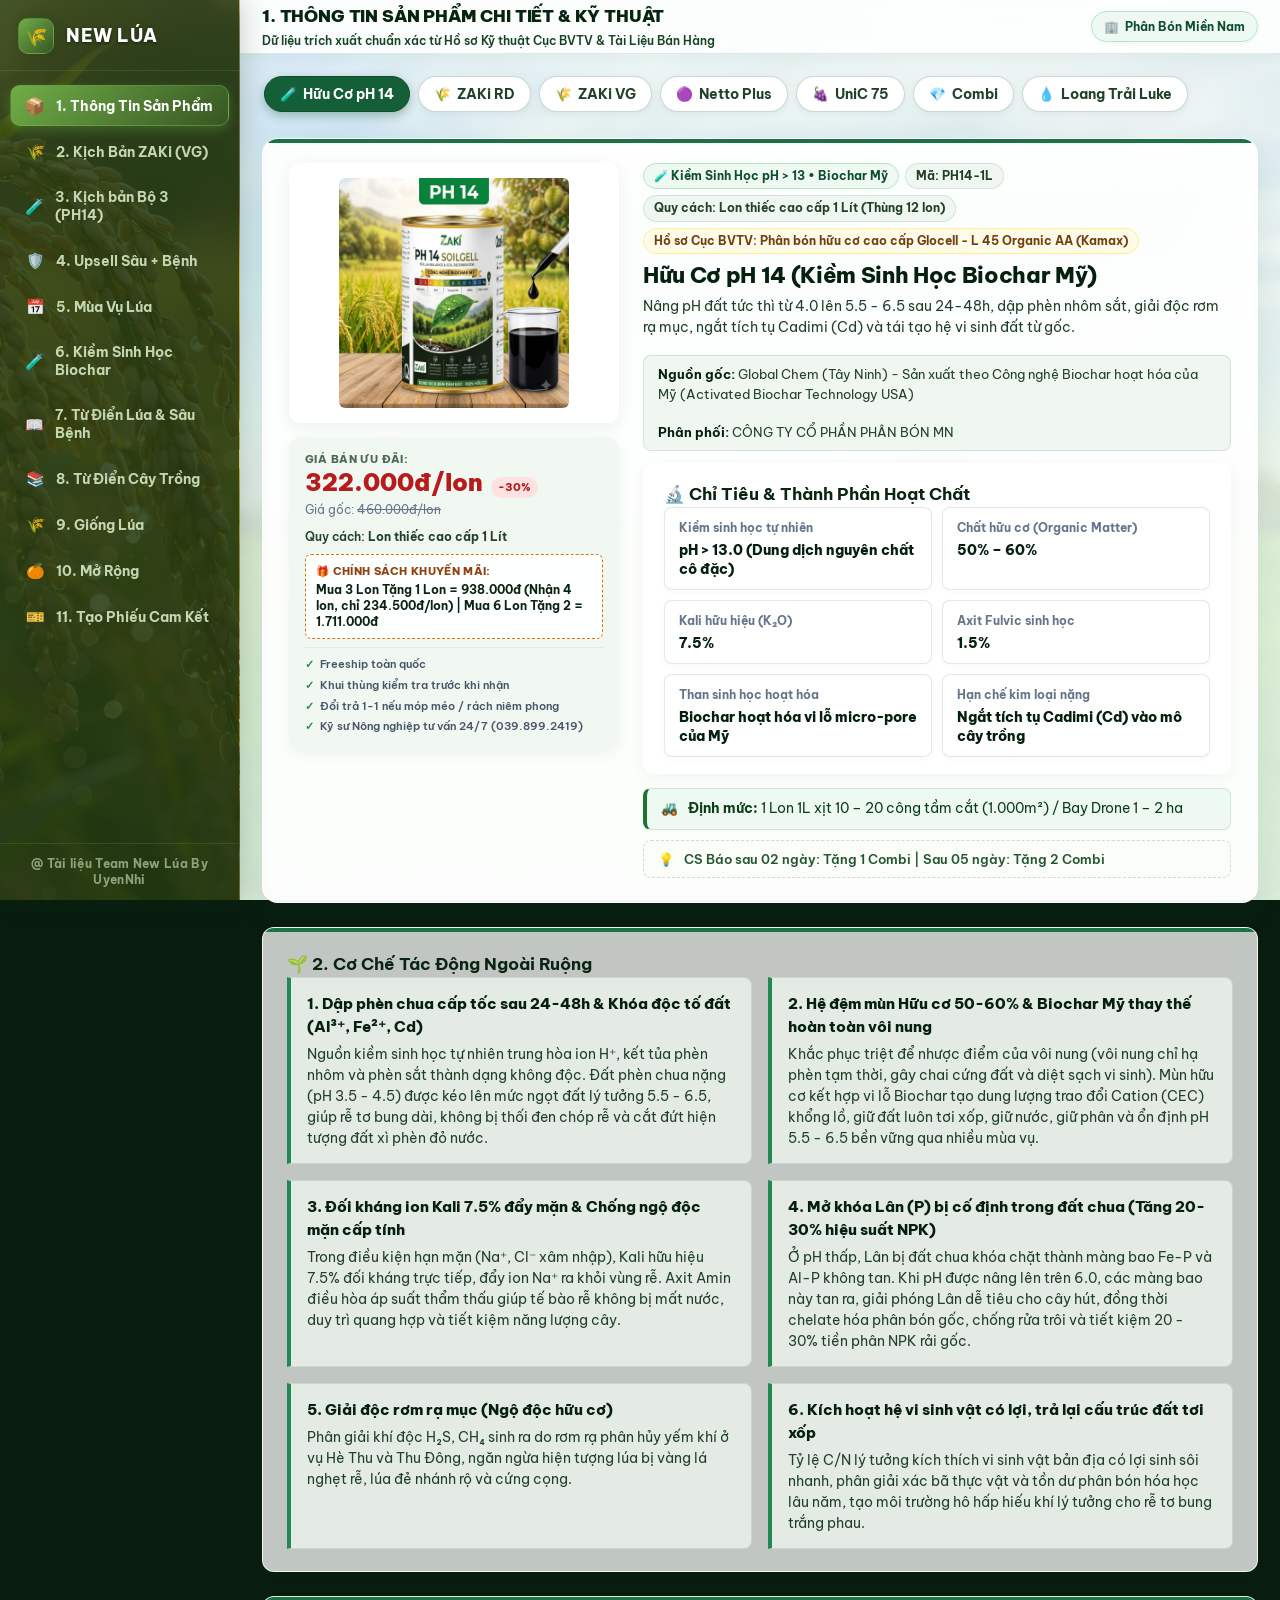
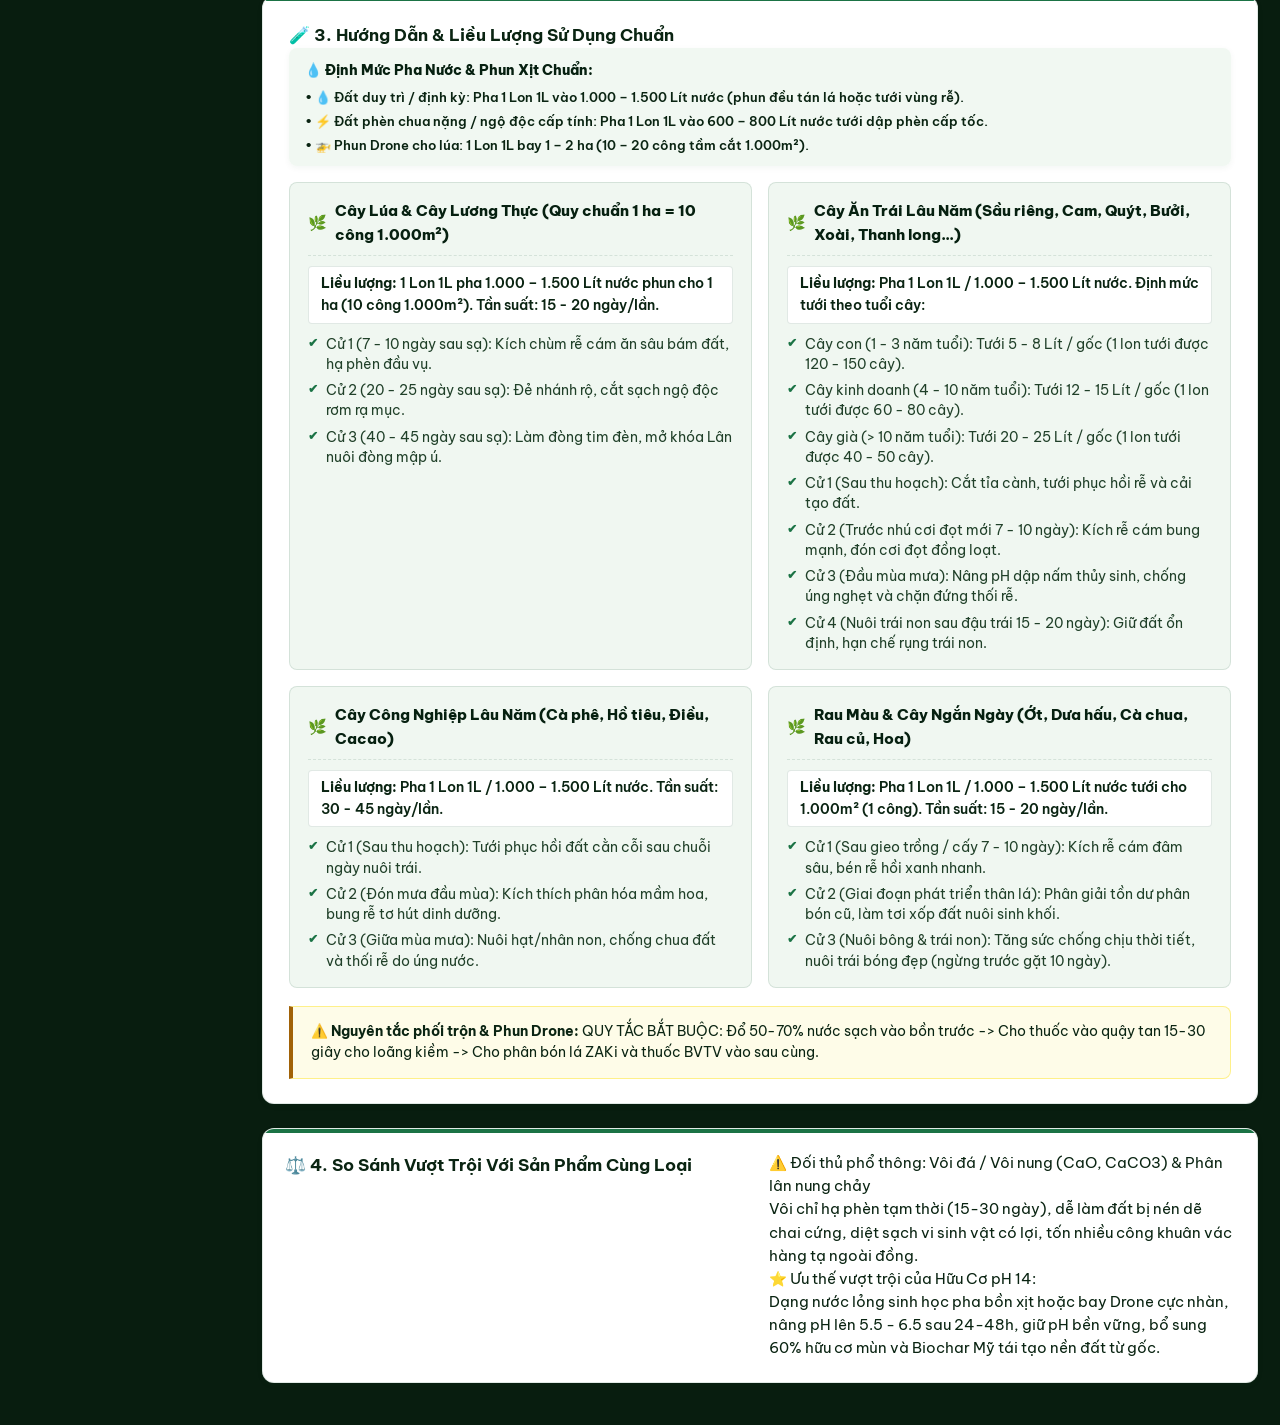
<file: index.html>
﻿<!DOCTYPE html>
<html lang="vi">
<head>
  <meta charset="UTF-8">
  <meta http-equiv="refresh" content="0; url=03-Code/01_Web_NewLua_UN02_Chinh/index.html">
  <title>New Lúa - Hệ Thống Kỹ Thuật & Tài Liệu Bán Hàng</title>
  <script>
    window.location.replace("03-Code/01_Web_NewLua_UN02_Chinh/index.html");
  </script>
</head>
<body style="font-family: sans-serif; display: flex; align-items: center; justify-content: center; height: 100vh; margin: 0; background-color: #f8fbf8;">
  <p style="color: #1b4332; font-weight: 600;">Đang mở ứng dụng New Lúa... Vui lòng bấm <a href="03-Code/01_Web_NewLua_UN02_Chinh/index.html">vào đây</a> nếu không tự chuyển trang.</p>
</body>
</html>
</file>
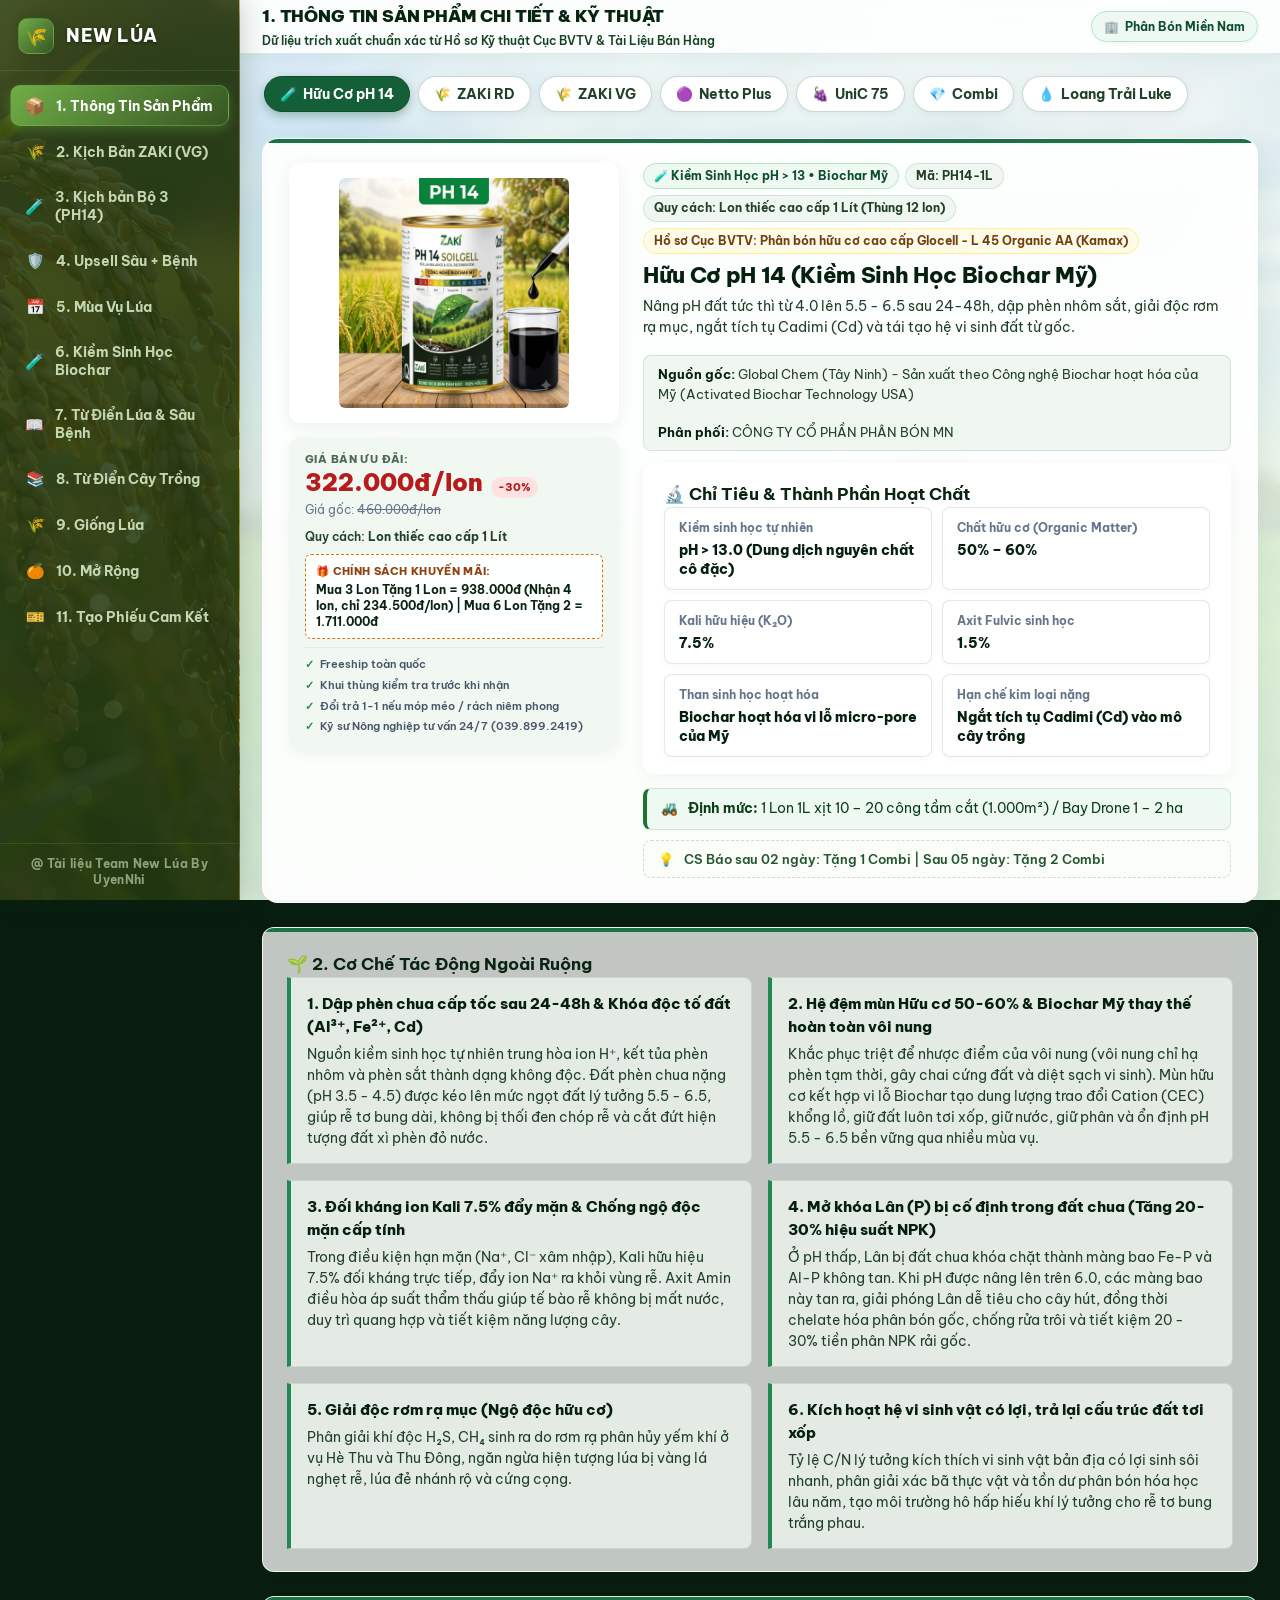
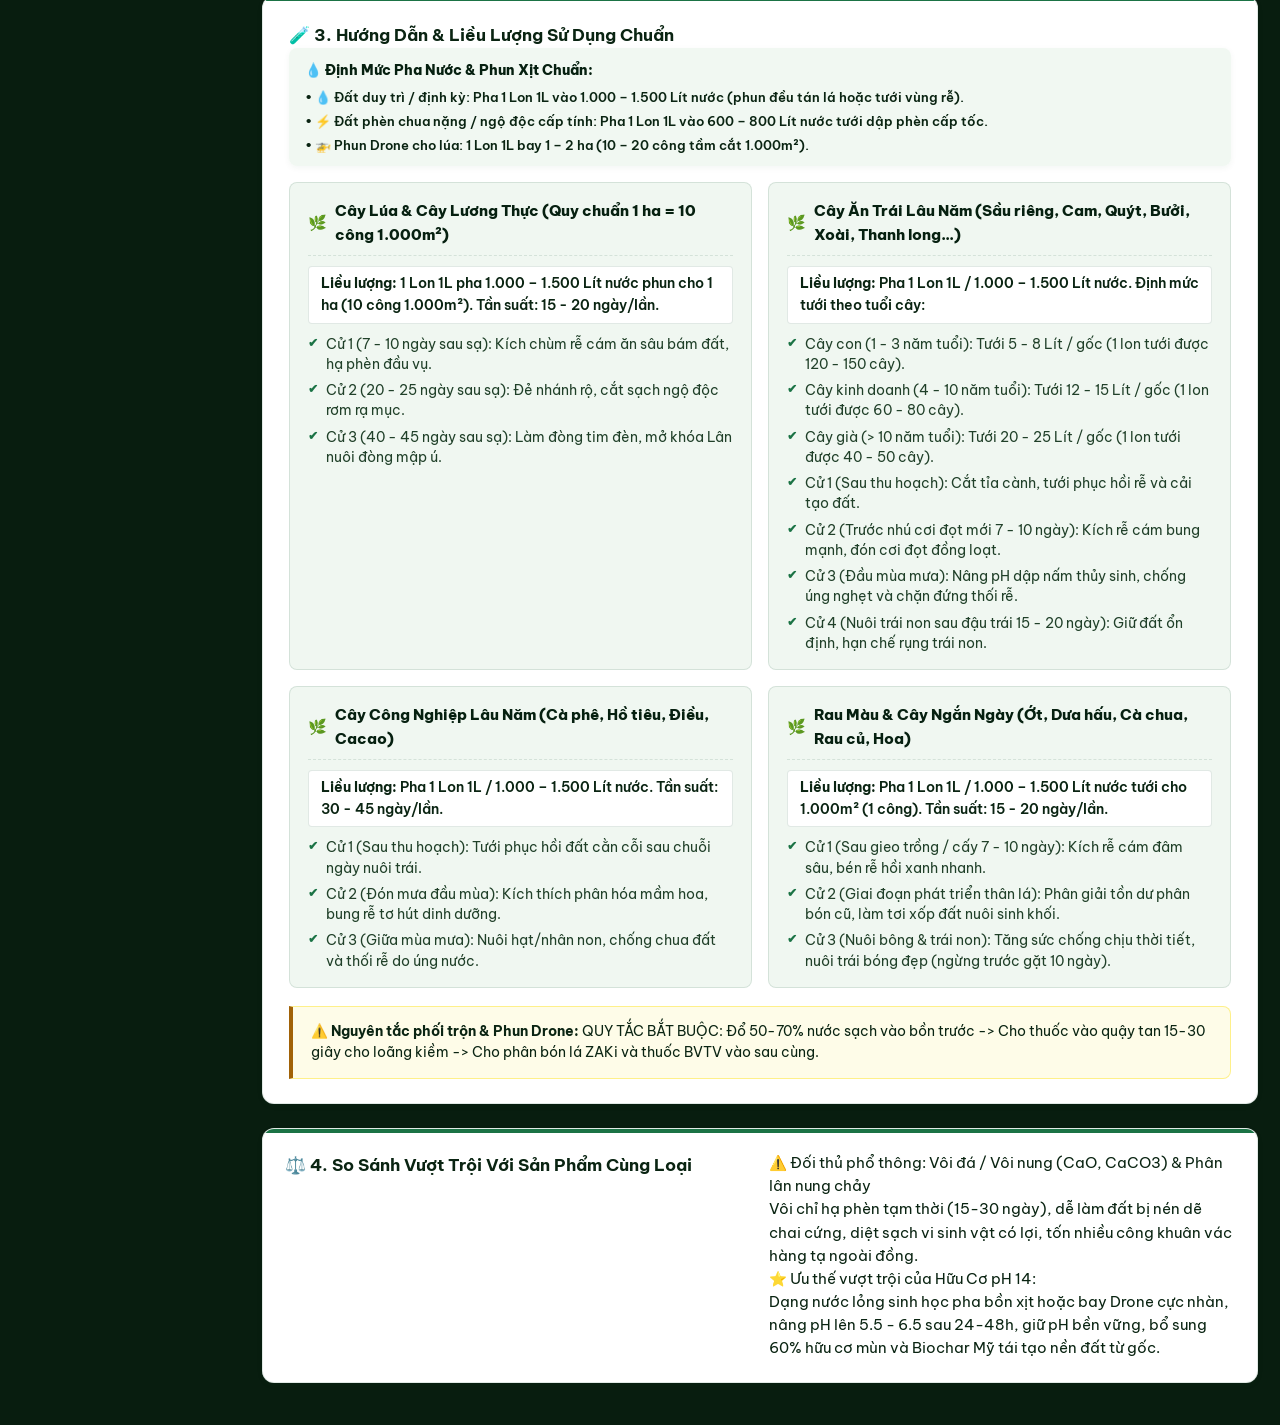
<file: 03-Code/01_Web_NewLua_UN02_Chinh/index.html>
<!DOCTYPE html>
<html lang="vi">
<head>
  <meta charset="UTF-8">
  <meta name="viewport" content="width=device-width, initial-scale=1.0">
  <meta http-equiv="Cache-Control" content="no-cache, no-store, must-revalidate">
  <meta http-equiv="Pragma" content="no-cache">
  <meta http-equiv="Expires" content="0">
  <title>New Lúa - Tài liệu Bán Hàng</title>
  <meta name="description" content="Tài liệu kỹ thuật và kịch bản bán hàng - Team New Lúa By UyenNhi">

  <!-- Favicon Logo Cay Lua -->
  <link rel="icon" type="image/svg+xml" href="favicon.svg?v=20261103">
  <link rel="icon" type="image/png" sizes="32x32" href="favicon-32x32.png?v=20261103">
  <link rel="icon" type="image/png" sizes="16x16" href="favicon-16x16.png?v=20261103">
  <link rel="shortcut icon" href="favicon.ico?v=20261103">
  <link rel="apple-touch-icon" sizes="180x180" href="apple-touch-icon.png?v=20261103">

  <link rel="preconnect" href="https://fonts.googleapis.com">
  <link rel="preconnect" href="https://fonts.gstatic.com" crossorigin>
  <link href="https://fonts.googleapis.com/css2?family=Be+Vietnam+Pro:ital,wght@0,400;0,500;0,600;0,700;0,800;0,900;1,400;1,600&family=JetBrains+Mono:wght@600;700&display=swap" rel="stylesheet">
  <link rel="stylesheet" href="styles.css?v=20261104-v1">
  <link rel="stylesheet" href="https://cdnjs.cloudflare.com/ajax/libs/font-awesome/6.5.1/css/all.min.css">
</head>
<body>
  <!-- Overlay for Mobile Sidebar Drawer -->
  <div class="sidebar-overlay" id="mobile-overlay"></div>

  <div class="app-container">
    <!-- LEFT SIDEBAR NAVIGATION -->
    <aside class="sidebar" id="app-sidebar">
      <div class="sidebar-header">
        <div class="brand-info">
          <div class="brand-icon-emblem">🌾</div>
          <h2>NEW LÚA</h2>
        </div>
      </div>

      <ul class="nav-menu">
        <li>
          <button class="nav-item-btn active" data-page="products">
            <span class="nav-icon">📦</span>
            <span>1. Thông Tin Sản Phẩm</span>
          </button>
        </li>
        <li>
          <button class="nav-item-btn" data-page="script-vg">
            <span class="nav-icon">🌾</span>
            <span>2. Kịch Bản ZAKi (VG)</span>
          </button>
        </li>
        <li>
          <button class="nav-item-btn" data-page="script-ph">
            <span class="nav-icon">🧪</span>
            <span>3. Kịch bản Bộ 3 (PH14)</span>
          </button>
        </li>
        <li>
          <button class="nav-item-btn" data-page="script-upsell">
            <span class="nav-icon">🛡️</span>
            <span>4. Upsell Sâu + Bệnh</span>
          </button>
        </li>
        <li>
          <button class="nav-item-btn" data-page="schedule-rice">
            <span class="nav-icon">📅</span>
            <span>5. Mùa Vụ Lúa</span>
          </button>
        </li>
        <li>
          <button class="nav-item-btn" data-page="alkaline-deep">
            <span class="nav-icon">🧪</span>
            <span>6. Kiềm Sinh Học Biochar</span>
          </button>
        </li>
        <li>
          <button class="nav-item-btn" data-page="rice-dict">
            <span class="nav-icon">📖</span>
            <span>7. Từ Điển Lúa & Sâu Bệnh</span>
          </button>
        </li>
        <li>
          <button class="nav-item-btn" data-page="crop-dict">
            <span class="nav-icon">📚</span>
            <span>8. Từ Điển Cây Trồng</span>
          </button>
        </li>
        <li>
          <button class="nav-item-btn" data-page="rice-varieties">
            <span class="nav-icon">🌾</span>
            <span>9. Giống Lúa</span>
          </button>
        </li>
        <li>
          <button class="nav-item-btn" data-page="crop-types">
            <span class="nav-icon">🍊</span>
            <span>10. Mở Rộng</span>
          </button>
        </li>
        <li>
          <button class="nav-item-btn" data-page="voucher-generator">
            <span class="nav-icon">🎫</span>
            <span>11. Tạo Phiếu Cam Kết</span>
          </button>
        </li>
      </ul>

      <div class="sidebar-footer">
        <div style="font-size: 12px; font-weight: 700; color: #8da37e; letter-spacing: 0.3px;">@ Tài liệu Team New Lúa By UyenNhi</div>
      </div>
    </aside>

    <!-- MAIN CONTENT AREA -->
    <div class="main-wrapper">
      <!-- TOP HEADER BAR -->
      <header class="top-nav">
        <div style="display: flex; align-items: center; gap: 12px;">
          <button class="mobile-menu-toggle" id="menu-toggle-btn" aria-label="Mở thanh điều hướng">☰ Menu</button>
          <div class="top-title">
            <h1 id="page-main-title">1. THÔNG TIN SẢN PHẨM CHI TIẾT & KỸ THUẬT</h1>
            <p id="page-main-desc">Dữ liệu trích xuất chuẩn xác từ Hồ sơ Kỹ thuật Cục BVTV & Tài Liệu Bán Hàng</p>
          </div>
        </div>
        <div class="company-badge">
          <span>🏢</span>
          <span>Phân Bón Miền Nam</span>
        </div>
      </header>

      <!-- CONTENT BODY -->
      <main class="content-container">
        
        <!-- PAGE 1: PRODUCTS DETAIL -->
        <section id="page-products" class="page-view active">
          <!-- Product Selector Pill Tabs -->
          <div class="product-tabs-bar" id="product-tab-bar">
            <!-- Rendered by JS -->
          </div>

          <!-- Product Details Card -->
          <div id="product-card-container">
            <!-- Rendered by JS -->
          </div>
        </section>

        <!-- PAGE 2: SCRIPT VG (ZAKi RƯỚC ĐÒNG & VÔ GẠO) -->
        <section id="page-script-vg" class="page-view" style="display: none;">
          <!-- Rendered by JS -->
        </section>

        <!-- PAGE 3: SCRIPT PH (CẢI TẠO ĐẤT NÂNG PH - PH14) -->
        <section id="page-script-ph" class="page-view" style="display: none;">
          <!-- Rendered by JS -->
        </section>

        <!-- PAGE 4: SCRIPT UPSELL SÂU + BỆNH -->
        <section id="page-script-upsell" class="page-view" style="display: none;">
          <!-- Rendered by JS -->
        </section>

        <!-- PAGE 4: SCHEDULE RICE (LỊCH VỤ MÙA LÚA 3 MIỀN) -->
        <section id="page-schedule-rice" class="page-view" style="display: none;">
          <!-- Rendered by JS -->
        </section>

        <!-- PAGE 5: ALKALINE DEEP DIVE & 4 CROPS DOSAGE SCHEDULE -->
        <section id="page-alkaline-deep" class="page-view" style="display: none;">
          <!-- Rendered by JS -->
        </section>

        <!-- PAGE 6: RICE DICTIONARY (50 THUẬT NGỮ 3 MIỀN) -->
        <section id="page-rice-dict" class="page-view" style="display: none;">
          <!-- Rendered by JS -->
        </section>

        <!-- PAGE 7: CROPS DICTIONARY (BỆNH ĐẤT & SO SÁNH CÁCH LÀM) -->
        <section id="page-crop-dict" class="page-view" style="display: none;">
          <!-- Rendered by JS -->
        </section>

        <!-- PAGE 8: RICE VARIETIES (10 GIỐNG LÚA CHỦ LỰC) -->
        <section id="page-rice-varieties" class="page-view" style="display: none;">
          <!-- Rendered by JS -->
        </section>

        <!-- PAGE 9: CROP TYPES (HỆ ĐA CÂY TRỒNG) -->
        <section id="page-crop-types" class="page-view" style="display: none;">
          <!-- Rendered by JS -->
        </section>

        <!-- PAGE 10: VOUCHER GENERATOR (TẠO PHIẾU CAM KẾT ZAKI) -->
        <section id="page-voucher-generator" class="page-view" style="display: none;">
          <!-- Rendered by JS -->
        </section>

      </main>
    </div>
  </div>

  <script src="data.js?v=20261104-v1"></script>
  <script src="app.js?v=20261104-v1"></script>

  <!-- Modal Dialog: Khám Phá Sâu Bệnh & Nấm Khuẩn -->
  <div class="modal-overlay" id="pest-modal-overlay" onclick="if(event.target === this) closePestModal()">
    <div class="modal-card">
      <button type="button" class="modal-close-btn" id="btn-close-pest-modal" onclick="closePestModal()" aria-label="Đóng"><i class="fa-solid fa-xmark"></i></button>
      <div id="pest-modal-body"></div>
    </div>
  </div>

</body>
</html>
</file>
<file: 03-Code/01_Web_NewLua_UN02_Chinh/styles.css>
/* ==========================================================================
   AGRIZEN LÚA - HỆ THỐNG KỸ THUẬT & KỊCH BẢN BÁN HÀNG
   Tone Style: Xanh Nông Nghiệp Đậm Đà & Chữ To Rõ Nét (High Contrast)
   ========================================================================== */

@import url('https://fonts.googleapis.com/css2?family=Be+Vietnam+Pro:ital,wght@0,400;0,500;0,600;0,700;0,800;0,900;1,400;1,600&family=JetBrains+Mono:wght@600;700&display=swap');

:root {
  /* Surfaces & Backgrounds - Modern Frosted Glass Agritech */
  --bg-page: #edf4ed;
  --bg-sidebar: rgba(255, 255, 255, 0.86);
  --bg-sidebar-hover: rgba(255, 255, 255, 0.95);
  --bg-card: rgba(255, 255, 255, 0.92);
  --bg-card-subtle: rgba(245, 250, 245, 0.88);
  --bg-subtle: rgba(237, 246, 238, 0.8);
  --bg-hover: rgba(225, 240, 228, 0.9);

  /* Glassmorphism Borders */
  --border-glass: rgba(255, 255, 255, 0.7);
  --border-light: rgba(14, 77, 45, 0.12);
  --border-medium: rgba(14, 77, 45, 0.22);
  --border-focus: #0e4d2d;

  /* Text Colors */
  --text-main: #0a2412;
  --text-muted: #204029;
  --text-subtle: #4a6852;
  --text-inverse: #ffffff;

  /* Palette: Agri-Tech Emerald & Harvest Gold (Master Colors) */
  --brand-950: #062010;
  --brand-900: #0e4d2d; /* Agri-Tech Emerald */
  --brand-850: #145e38;
  --brand-800: #1b7345;
  --brand-700: #238953;
  --brand-600: #2e9f62;
  --brand-500: #3db874;
  --brand-200: #b5e4c6;
  --brand-100: #d6f2e1;
  --brand-50: #eef9f2;

  /* Accent Mật Ong & Vàng Kim Lúa Chín (Harvest Gold) */
  --gold-600: #b8911e;
  --gold-500: #d4af37; /* Harvest Gold Master */
  --gold-400: #e5c358;
  --gold-100: #fef5d8;
  --gold-50: #fffcf0;

  --amber-900: #713f12;
  --amber-800: #854d0e;
  --amber-700: #a16207;
  --amber-600: #ca8a04;
  --amber-100: #fef08a;
  --amber-50: #fefce8;

  /* Blue & Teal Highlights */
  --blue-900: #1e3a8a;
  --blue-800: #1e40af;
  --blue-700: #1d4ed8;
  --blue-50: #eff6ff;
  --blue-100: #dbeafe;

  --teal-900: #134e4a;
  --teal-800: #115e59;
  --teal-700: #0f766e;
  --teal-50: #f0fdfa;

  --red-800: #991b1b;
  --red-700: #b91c1c;
  --red-50: #fef2f2;
  --red-100: #fee2e2;

  /* Shadows - Frosted Ambient Glow */
  --shadow-sm: 0 2px 6px rgba(14, 77, 45, 0.05);
  --shadow-md: 0 6px 16px -2px rgba(14, 77, 45, 0.08), 0 2px 6px -1px rgba(14, 77, 45, 0.04);
  --shadow-lg: 0 14px 30px -4px rgba(14, 77, 45, 0.12), 0 4px 10px -2px rgba(14, 77, 45, 0.06);
  --shadow-glass: 0 8px 32px 0 rgba(14, 77, 45, 0.09);

  /* Typography & Layout Dimensions (Compact & Ergonomic) */
  --font-sans: 'Be Vietnam Pro', -apple-system, BlinkMacSystemFont, 'Segoe UI', Roboto, 'Helvetica Neue', Arial, sans-serif;
  --font-mono: 'JetBrains Mono', monospace;
  --sidebar-width: 240px;
  --header-height: 54px; /* Thu gọn chiều cao header */
  --radius-sm: 8px;
  --radius-md: 12px;
  --radius-lg: 16px;
  --radius-full: 9999px;
  --transition: all 0.22s cubic-bezier(0.4, 0, 0.2, 1);
}

/* Reset */
*, *::before, *::after {
  box-sizing: border-box;
  margin: 0;
  padding: 0;
}

body {
  font-family: var(--font-sans);
  background-color: #081d0f;
  color: var(--text-main);
  line-height: 1.6;
  font-size: 14.5px;
  -webkit-font-smoothing: antialiased;
  min-height: 100vh;
  position: relative;
}

body::before {
  display: none;
}

/* App Layout */
.app-container {
  display: flex;
  min-height: 100vh;
  position: relative;
}

/* ==========================================================================
   LEFT SIDEBAR — MẪU NỀN ĐIỀU HƯỚNG CHUẨN XANH RÊU THỰC ĐỊA & GLASSMORPHISM
   (LẤY THEO PHONG CÁCH THANH ĐIỀU HƯỚNG SALEKIT GREEN BIO)
   ========================================================================== */
.sidebar {
  width: var(--sidebar-width);
  background: linear-gradient(rgba(32, 56, 17, 0.84), rgba(32, 56, 17, 0.88)), url('assets/images/bg_sidebar_rice.jpg');
  background-size: cover;
  background-position: center;
  background-repeat: no-repeat;
  color: #f4faf3;
  border-right: 1.5px solid rgba(112, 173, 71, 0.25);
  display: flex;
  flex-direction: column;
  position: sticky;
  top: 0;
  height: 100vh;
  z-index: 100;
  flex-shrink: 0;
  transition: transform 0.28s cubic-bezier(0.4, 0, 0.2, 1);
  box-shadow: 4px 0 24px rgba(32, 56, 17, 0.2);
}

.sidebar-header {
  padding: 18px 18px 16px;
  border-bottom: 1px solid rgba(112, 173, 71, 0.2);
  display: flex;
  align-items: center;
  background: transparent;
}

.brand-info {
  display: flex;
  align-items: center;
  gap: 12px;
}

.brand-icon-emblem {
  width: 36px;
  height: 36px;
  border-radius: 10px;
  background: linear-gradient(135deg, #70ad47 0%, #375623 100%);
  color: #fff;
  display: flex;
  align-items: center;
  justify-content: center;
  font-size: 19px;
  border: 1px solid rgba(112, 173, 71, 0.4);
  box-shadow: 0 2px 8px rgba(32, 56, 17, 0.35);
  flex-shrink: 0;
}

.brand-info h2 {
  font-size: 18px;
  font-weight: 800;
  color: #ffffff;
  letter-spacing: 0.5px;
  line-height: 1.15;
  text-shadow: 0 1px 3px rgba(0, 0, 0, 0.5);
}

.nav-menu {
  list-style: none;
  padding: 14px 10px;
  display: flex;
  flex-direction: column;
  gap: 5px;
  overflow-y: auto;
  flex: 1;
}

/* Custom Scrollbar for Sidebar */
.nav-menu::-webkit-scrollbar {
  width: 4px;
}
.nav-menu::-webkit-scrollbar-thumb {
  background: rgba(112, 173, 71, 0.3);
  border-radius: 4px;
}

/* Nav Item Button — Phong cách Green Bio: Chữ xanh mạ non nhạt trên nền rêu trầm */
.nav-item-btn {
  display: flex;
  align-items: center;
  gap: 11px;
  width: 100%;
  padding: 10px 14px;
  border-radius: 10px;
  border: 1px solid transparent;
  background: transparent;
  color: #c4d7b2;
  font-family: var(--font-sans);
  font-size: 13.5px;
  font-weight: 700;
  text-align: left;
  cursor: pointer;
  transition: all 0.25s ease;
  position: relative;
  text-shadow: none;
}

.nav-item-btn:hover {
  color: #ffffff;
  background: rgba(112, 173, 71, 0.15);
  padding-left: 18px;
  border-color: rgba(112, 173, 71, 0.25);
  transform: none;
}

/* Active Item — Gradient Xanh mạ lúa đặc trưng Green Bio */
.nav-item-btn.active {
  background: linear-gradient(135deg, #70ad47 0%, #375623 100%);
  color: #ffffff;
  font-weight: 700;
  border: 1px solid rgba(112, 173, 71, 0.45);
  box-shadow: 0 4px 12px rgba(112, 173, 71, 0.35);
  border-radius: 10px;
}

.nav-item-btn.active::before {
  display: none;
}

.nav-icon {
  font-size: 15px;
  width: 20px;
  text-align: center;
  opacity: 0.92;
  transition: transform 0.2s ease;
}

.nav-item-btn.active .nav-icon {
  transform: scale(1.12);
  opacity: 1;
}

.sidebar-footer {
  margin-top: auto;
  padding: 12px 14px;
  border-top: 1px solid rgba(112, 173, 71, 0.2);
  font-size: 11.5px;
  color: #8da37e;
  background: transparent;
  line-height: 1.35;
  text-align: center;
  font-weight: 700;
}

/* ==========================================================================
   MAIN WRAPPER & TOP NAV (FROSTED GLASS & COMPACT)
   ========================================================================== */
.main-wrapper {
  flex: 1;
  display: flex;
  flex-direction: column;
  min-width: 0;
  position: relative;
  background-image: url('assets/images/bg_main_field.jpg');
  background-size: cover;
  background-position: center top;
  background-attachment: fixed;
  background-repeat: no-repeat;
}

/* Lớp phủ mờ (Glassmorphism / Frosted Agro Veil) bảo vệ độ tương phản */
.main-wrapper::before {
  content: '';
  position: fixed;
  top: 0;
  right: 0;
  bottom: 0;
  left: var(--sidebar-width);
  background: linear-gradient(180deg, 
    rgba(242, 248, 243, 0.86) 0%, 
    rgba(236, 245, 238, 0.89) 50%, 
    rgba(230, 242, 233, 0.93) 100%
  );
  backdrop-filter: blur(8px) saturate(130%);
  -webkit-backdrop-filter: blur(8px) saturate(130%);
  z-index: 0;
  pointer-events: none;
}

@media (max-width: 900px) {
  .main-wrapper::before {
    left: 0;
  }
}

.top-nav {
  height: var(--header-height);
  background: rgba(255, 255, 255, 0.88);
  backdrop-filter: blur(20px) saturate(150%);
  -webkit-backdrop-filter: blur(20px) saturate(150%);
  border-bottom: 1px solid rgba(14, 77, 45, 0.12);
  padding: 0 22px;
  display: flex;
  align-items: center;
  justify-content: space-between;
  position: sticky;
  top: 0;
  z-index: 50;
  box-shadow: 0 2px 14px rgba(14, 77, 45, 0.05);
}

.content-container {
  position: relative;
  z-index: 1;
}

.mobile-menu-toggle {
  display: none;
  background: rgba(255, 255, 255, 0.9);
  border: 1px solid var(--border-medium);
  border-radius: var(--radius-sm);
  padding: 7px 12px;
  font-size: 13px;
  font-weight: 700;
  cursor: pointer;
  color: var(--brand-900);
  box-shadow: var(--shadow-sm);
  transition: var(--transition);
}

.mobile-menu-toggle:hover {
  background: #ffffff;
  color: var(--brand-950);
  border-color: var(--brand-700);
}

.top-title h1 {
  font-size: 16.5px;
  font-weight: 900;
  color: #062410;
  letter-spacing: -0.01em;
  display: flex;
  align-items: center;
  gap: 8px;
  text-shadow: 0 1px 2px rgba(255, 255, 255, 0.7);
}

.top-title p {
  font-size: 12px;
  color: #164322;
  font-weight: 600;
  margin-top: 1px;
}

.company-badge {
  display: inline-flex;
  align-items: center;
  gap: 6px;
  padding: 5px 12px;
  border-radius: var(--radius-full);
  background: rgba(238, 249, 242, 0.9);
  backdrop-filter: blur(8px);
  border: 1px solid var(--brand-200);
  font-size: 12px;
  font-weight: 700;
  color: var(--brand-900);
  box-shadow: 0 1px 4px rgba(14, 77, 45, 0.05);
}

/* ==========================================================================
   CONTENT CONTAINER (COMPACT & GLASS CARDS)
   ========================================================================== */
.content-container {
  padding: 18px 22px;
  max-width: 1400px;
  width: 100%;
  margin: 0 auto;
}

.page-view {
  animation: fadeIn 0.25s ease;
}

@keyframes fadeIn {
  from { opacity: 0; transform: translateY(4px); }
  to { opacity: 1; transform: translateY(0); }
}

/* ==========================================================================
   PAGE 1: PRODUCT SELECTOR TABS & CARD
   ========================================================================== */
.product-tabs-bar {
  display: flex;
  flex-wrap: wrap; /* Cho phép tự dàn đều đẹp mắt trên màn hình rộng */
  gap: 8px;
  margin-bottom: 20px;
  padding: 4px 2px 6px 2px;
  scrollbar-width: none; /* Ẩn thanh cuộn xấu xí trên Firefox */
  -ms-overflow-style: none; /* Ẩn trên IE/Edge */
  -webkit-overflow-scrolling: touch;
}

.product-tabs-bar::-webkit-scrollbar {
  display: none; /* Ẩn thanh cuộn xám xấu xí trên Chrome/Safari */
}

.tab-pill {
  padding: 8px 15px;
  border-radius: var(--radius-full);
  border: 1px solid var(--border-medium);
  background-color: #ffffff;
  color: var(--text-muted);
  font-family: var(--font-sans);
  font-size: 13.5px;
  font-weight: 700;
  cursor: pointer;
  white-space: nowrap;
  transition: var(--transition);
  display: flex;
  align-items: center;
  gap: 6px;
  box-shadow: var(--shadow-sm);
  flex-shrink: 0;
}

.tab-pill:hover {
  background-color: var(--bg-hover);
  color: var(--brand-950);
  border-color: var(--brand-600);
  transform: translateY(-1px);
}

.tab-pill.active {
  background-color: var(--brand-850);
  color: #ffffff;
  border-color: var(--brand-900);
  box-shadow: 0 4px 10px rgba(21, 76, 41, 0.3);
}

.tab-pill.active.theme-vo-gao {
  background-color: var(--amber-800);
  border-color: var(--amber-900);
  box-shadow: 0 4px 10px rgba(133, 77, 14, 0.3);
}

.tab-pill.active.theme-combi {
  background-color: var(--blue-800);
  border-color: var(--blue-900);
  box-shadow: 0 4px 10px rgba(30, 64, 175, 0.3);
}

.tab-pill.active.theme-luke {
  background-color: var(--teal-800);
  border-color: var(--teal-900);
  box-shadow: 0 4px 10px rgba(17, 94, 89, 0.3);
}

.product-card {
  background-color: var(--bg-card);
  backdrop-filter: blur(16px);
  -webkit-backdrop-filter: blur(16px);
  border: 1px solid var(--border-glass);
  border-radius: var(--radius-lg);
  box-shadow: var(--shadow-glass);
  padding: 24px 26px; /* Gọn hơn so với 32px 34px cũ */
  margin-bottom: 24px;
  position: relative;
  overflow: hidden;
}

.product-card::before {
  content: "";
  position: absolute;
  top: 0;
  left: 0;
  right: 0;
  height: 4px;
  background-color: var(--brand-800);
}

.product-card.theme-vo-gao::before { background-color: var(--amber-700); }
.product-card.theme-combi::before { background-color: var(--blue-700); }
.product-card.theme-luke::before { background-color: var(--teal-700); }
.product-card.theme-netto::before { background-color: #7b1fa2; }
.product-card.theme-unic-tim::before { background-color: #6b21a8; }

.tab-pill.theme-unic-tim.active {
  background: linear-gradient(135deg, #6b21a8 0%, #4a154b 100%);
  color: #ffffff;
  border-color: #d8b4fe;
  box-shadow: 0 4px 12px rgba(107, 33, 168, 0.3);
}

.prod-price-card.price-unic-tim {
  background: rgba(107, 33, 168, 0.04);
  border-color: rgba(107, 33, 168, 0.25);
}
.prod-price-card.price-unic-tim .price-card-label { color: #6b21a8; }
.prod-price-card.price-unic-tim .price-card-sale { color: #6b21a8; }

.unic-tim-title { color: #6b21a8 !important; }
.tag-unic-tim { background: rgba(107, 33, 168, 0.1); color: #6b21a8; border: 1px solid rgba(107, 33, 168, 0.3); }
/* Tab Pill Themes */
.tab-pill.theme-netto.active {
  background: linear-gradient(135deg, #7b1fa2 0%, #4a148c 100%);
  color: #ffffff;
  border-color: #ce93d8;
  box-shadow: 0 4px 12px rgba(123, 31, 162, 0.3);
}

/* Hero Split 2-Column Product Layout */
/* === PRODUCT DETAIL HERO SPLIT === */
.prod-hero-split {
  display: grid;
  grid-template-columns: 330px 1fr;
  gap: 24px;
  align-items: start;
}

.specs-usage-policy-row {
  display: flex;
  flex-direction: column;
  gap: 10px;
  margin-top: 14px;
}

.info-usage-item {
  display: flex;
  align-items: center;
  gap: 10px;
  background: rgba(238, 249, 242, 0.95);
  border: 1px solid #cbe9d4;
  border-left: 4px solid #1c7430;
  border-radius: var(--radius-sm);
  padding: 10px 14px;
  font-size: 13.5px;
  color: #0b3d1b;
  line-height: 1.45;
  box-shadow: 0 1px 3px rgba(0, 0, 0, 0.03);
}

.info-policy-item {
  display: flex;
  align-items: center;
  gap: 10px;
  background: #fbfdf9;
  border: 1px dashed #c9ded0;
  border-radius: var(--radius-sm);
  padding: 9px 14px;
  font-size: 13px;
  color: #245731;
  font-weight: 600;
  line-height: 1.4;
}

.specs-usage-policy-row.price-gold .info-usage-item {
  background: rgba(254, 250, 235, 0.95);
  border-color: #f7e2a9;
  border-left-color: #d4af37;
  color: #5c4308;
}

.specs-usage-policy-row.price-purple .info-usage-item {
  background: rgba(250, 245, 255, 0.95);
  border-color: #e9d5ff;
  border-left-color: #8b5cf6;
  color: #4c1d95;
}

.specs-usage-policy-row.price-combi .info-usage-item {
  background: rgba(240, 249, 255, 0.95);
  border-color: #bae6fd;
  border-left-color: #0284c7;
  color: #0369a1;
}

.specs-usage-policy-row.price-luke .info-usage-item {
  background: rgba(240, 253, 250, 0.95);
  border-color: #99f6e4;
  border-left-color: #0d9488;
  color: #115e59;
}

@media (max-width: 900px) {
  .prod-hero-split {
    grid-template-columns: 1fr;
    gap: 16px;
  }
}

.prod-visual-col {
  display: flex;
  flex-direction: column;
  gap: 14px;
}

.prod-image-frame {
  background: rgba(255, 255, 255, 0.95);
  border: 1px solid rgba(255, 255, 255, 0.98);
  border-radius: var(--radius-md);
  padding: 14px;
  display: flex;
  align-items: center;
  justify-content: center;
  box-shadow: 0 4px 16px rgba(14, 77, 45, 0.08);
  min-height: 250px;
  max-height: 260px;
  overflow: hidden;
}

.prod-real-img {
  max-height: 230px;
  max-width: 100%;
  object-fit: contain;
  border-radius: 6px;
  transition: transform 0.25s ease;
}

.prod-real-img:hover {
  transform: scale(1.04);
}

.prod-no-img {
  display: flex;
  flex-direction: column;
  align-items: center;
  justify-content: center;
  gap: 8px;
  color: var(--text-muted);
}

.prod-fallback-icon {
  font-size: 46px;
}

.prod-fallback-label {
  font-size: 13px;
  font-weight: 700;
}

/* Price Box Under Image in Left Column */
.prod-price-card {
  background: rgba(240, 248, 241, 0.94);
  border: 1.5px solid var(--brand-300);
  border-radius: var(--radius-md);
  padding: 14px 16px;
  display: flex;
  flex-direction: column;
  gap: 8px;
  box-shadow: 0 4px 14px rgba(14, 77, 45, 0.06);
}

.prod-price-card.price-gold {
  background: rgba(254, 252, 232, 0.94);
  border-color: #fde047;
}

.prod-price-card.price-purple {
  background: rgba(243, 229, 245, 0.94);
  border-color: #ce93d8;
}

.prod-price-card.price-combi {
  background: rgba(239, 246, 255, 0.95);
  border-color: #93c5fd;
}

.prod-price-card.price-luke {
  background: rgba(240, 253, 250, 0.95);
  border-color: #5eead4;
}

.price-card-header {
  display: flex;
  align-items: flex-start;
  justify-content: space-between;
  gap: 8px;
}

.price-val-group {
  display: flex;
  flex-direction: column;
  gap: 1px;
}

.price-card-label {
  font-size: 10.5px;
  font-weight: 800;
  text-transform: uppercase;
  color: var(--text-subtle);
  letter-spacing: 0.04em;
}

.price-val-row {
  display: flex;
  align-items: baseline;
  gap: 8px;
}

.price-card-sale {
  font-size: 24px;
  font-weight: 900;
  color: #b71c1c;
  line-height: 1.1;
}

.prod-price-card.price-purple .price-card-sale {
  color: #4a148c;
}

.prod-price-card.price-combi .price-card-sale {
  color: #1d4ed8;
}

.prod-price-card.price-luke .price-card-sale {
  color: #0f766e;
}

.price-card-listed {
  font-size: 12px;
  color: #64748b;
  margin-top: 1px;
}

.price-card-discount {
  font-size: 11px;
  font-weight: 800;
  color: #b71c1c;
  background: #fee2e2;
  padding: 2px 7px;
  border-radius: 999px;
  white-space: nowrap;
}

.prod-price-card.price-purple .price-card-discount {
  background: #f3e5f5;
  color: #6a1b9a;
}

.prod-price-card.price-combi .price-card-discount {
  background: #dbeafe;
  color: #1e40af;
}

.prod-price-card.price-luke .price-card-discount {
  background: #ccfbf1;
  color: #115e59;
}

.price-card-unit {
  font-size: 11.5px;
  color: var(--text-muted);
  font-weight: 600;
}

.price-card-offer {
  background: rgba(255, 255, 255, 0.94);
  border: 1.5px dashed #d97706;
  border-radius: 6px;
  padding: 8px 10px;
  display: flex;
  flex-direction: column;
  gap: 2px;
}

.prod-price-card.price-purple .price-card-offer {
  border-color: #8e24aa;
}

.prod-price-card.price-combi .price-card-offer {
  border-color: #2563eb;
}

.prod-price-card.price-luke .price-card-offer {
  border-color: #0d9488;
}

.offer-badge-title {
  font-size: 10.5px;
  font-weight: 800;
  color: #92400e;
  text-transform: uppercase;
  letter-spacing: 0.03em;
}

.prod-price-card.price-purple .offer-badge-title {
  color: #6a1b9a;
}

.prod-price-card.price-combi .offer-badge-title {
  color: #1e40af;
}

.prod-price-card.price-luke .offer-badge-title {
  color: #115e59;
}

.offer-badge-desc {
  font-size: 12px;
  font-weight: 700;
  color: var(--text-main);
  line-height: 1.35;
}

.price-policy-subnote {
  font-size: 11px;
  font-weight: 600;
  color: var(--brand-900);
  background: rgba(14, 77, 45, 0.06);
  padding: 5px 9px;
  border-radius: 4px;
  line-height: 1.35;
}

.prod-price-card.price-purple .price-policy-subnote {
  color: #4a148c;
  background: rgba(106, 27, 154, 0.06);
}

.prod-price-card.price-combi .price-policy-subnote {
  color: #1e40af;
  background: rgba(30, 64, 175, 0.08);
}

.prod-price-card.price-luke .price-policy-subnote {
  color: #115e59;
  background: rgba(15, 118, 110, 0.08);
}

/* Coverage & Usage Badge In Price Card */
.price-usage-badge {
  background: rgba(14, 77, 45, 0.08);
  border: 1px solid rgba(14, 77, 45, 0.16);
  border-radius: 6px;
  padding: 6px 9px;
  font-size: 11px;
  color: var(--brand-950);
  line-height: 1.35;
  display: flex;
  align-items: flex-start;
  gap: 6px;
}

.price-usage-badge strong {
  color: var(--brand-900);
}

.prod-price-card.price-purple .price-usage-badge {
  background: rgba(106, 27, 154, 0.08);
  border-color: rgba(106, 27, 154, 0.2);
  color: #4a148c;
}

.prod-price-card.price-purple .price-usage-badge strong {
  color: #6a1b9a;
}

.prod-price-card.price-gold .price-usage-badge {
  background: rgba(217, 119, 6, 0.08);
  border-color: rgba(217, 119, 6, 0.2);
  color: #78350f;
}

.prod-price-card.price-gold .price-usage-badge strong {
  color: #92400e;
}

.prod-price-card.price-combi .price-usage-badge {
  background: rgba(30, 64, 175, 0.08);
  border-color: rgba(30, 64, 175, 0.2);
  color: #1e3a8a;
}

.prod-price-card.price-combi .price-usage-badge strong {
  color: #1d4ed8;
}

.prod-price-card.price-luke .price-usage-badge {
  background: rgba(15, 118, 110, 0.08);
  border-color: rgba(15, 118, 110, 0.2);
  color: #134e4a;
}

.prod-price-card.price-luke .price-usage-badge strong {
  color: #0f766e;
}

.price-guarantee-footer {
  display: flex;
  flex-direction: column;
  gap: 3px;
  font-size: 11px;
  color: #475569;
  font-weight: 600;
  padding-top: 8px;
  border-top: 1px solid rgba(0, 0, 0, 0.06);
}

.guarantee-item {
  display: flex;
  align-items: center;
  gap: 6px;
}

.guarantee-item span {
  color: var(--brand-700);
  font-weight: 800;
}

.tag-purple {
  background-color: #f3e5f5;
  color: #4a148c;
  border: 1px solid #ce93d8;
  font-weight: 800;
}

.purple-title {
  color: #4a148c !important;
}

.tag-blue {
  background-color: #eff6ff;
  color: #1d4ed8;
  border: 1px solid #bfdbfe;
  font-weight: 800;
}

.blue-title {
  color: #1d4ed8 !important;
}

.tag-teal {
  background-color: #f0fdfa;
  color: #0f766e;
  border: 1px solid #99f6e4;
  font-weight: 800;
}

.teal-title {
  color: #0f766e !important;
}

.prod-meta-tags {
  display: flex;
  flex-wrap: wrap;
  gap: 6px;
  margin-bottom: 8px;
}

.tag-badge {
  font-size: 11.5px;
  font-weight: 700;
  padding: 3px 10px;
  border-radius: var(--radius-full);
  display: inline-flex;
  align-items: center;
  gap: 5px;
}

.tag-primary { background-color: var(--brand-50); color: var(--brand-900); border: 1px solid var(--brand-200); }
.tag-gold { background-color: var(--amber-50); color: var(--amber-900); border: 1px solid var(--amber-100); }
.tag-secondary { background-color: var(--bg-subtle); color: var(--text-muted); border: 1px solid var(--border-light); }

.prod-title {
  font-size: 22px;
  font-weight: 800;
  color: var(--brand-950);
  margin-bottom: 6px;
  letter-spacing: -0.015em;
  line-height: 1.25;
}

.prod-desc {
  font-size: 14px;
  color: var(--text-muted);
  line-height: 1.55;
  max-width: 1000px;
  margin-bottom: 8px;
}

.prod-origin-bar {
  margin-top: 8px;
  margin-bottom: 12px;
  padding: 8px 14px;
  background-color: var(--bg-subtle);
  border-radius: var(--radius-sm);
  font-size: 12.5px;
  color: var(--text-muted);
  display: flex;
  flex-wrap: wrap;
  gap: 18px;
  border: 1px solid var(--border-light);
}

.prod-origin-bar strong { color: var(--brand-950); }

/* Dilution rates banner */
.dilution-rates-box {
  background: rgba(240, 248, 241, 0.9);
  border: 1px solid var(--brand-300);
  border-radius: var(--radius-sm);
  padding: 12px 16px;
  margin-bottom: 16px;
  box-shadow: var(--shadow-sm);
}

.dilution-title {
  font-size: 13.5px;
  font-weight: 800;
  color: var(--brand-950);
  margin-bottom: 6px;
}

.dilution-list {
  list-style: none;
  padding-left: 0;
  margin: 0;
  display: flex;
  flex-direction: column;
  gap: 5px;
}

.dilution-list li {
  font-size: 13px;
  font-weight: 600;
  color: var(--text-main);
  line-height: 1.45;
}

/* Mixing protocol box & danger alert */
.mixing-protocol-box {
  background-color: var(--amber-50);
  border-left: 4px solid var(--amber-700);
  border-top: 1px solid var(--amber-100);
  border-right: 1px solid var(--amber-100);
  border-bottom: 1px solid var(--amber-100);
  padding: 14px 18px;
  border-radius: 0 var(--radius-sm) var(--radius-sm) 0;
  font-size: 13.5px;
  color: var(--amber-950);
  line-height: 1.6;
  margin-top: 16px;
}

.mixing-protocol-box.mixing-danger-alert {
  background-color: #fef2f2 !important;
  border-left: 6px solid #dc2626 !important;
  border-top: 1.5px solid #fecaca !important;
  border-right: 1.5px solid #fecaca !important;
  border-bottom: 1.5px solid #fecaca !important;
  color: #7f1d1d !important;
  box-shadow: 0 4px 12px rgba(220, 38, 38, 0.08);
}

.mixing-protocol-box.mixing-danger-alert strong {
  color: #991b1b !important;
}

/* --------------------------------------------------------------------------
   PAGE 1: BALANCED FULL-WIDTH SECTIONS & STRUCTURED GRIDS
   -------------------------------------------------------------------------- */
.prod-info-col {
  display: flex;
  flex-direction: column;
}

.specs-full-section {
  background: rgba(255, 255, 255, 0.85);
  backdrop-filter: blur(12px);
  -webkit-backdrop-filter: blur(12px);
  border: 1px solid rgba(255, 255, 255, 0.95);
  border-radius: var(--radius-md);
  padding: 16px 20px;
  box-shadow: 0 4px 16px rgba(14, 77, 45, 0.05);
  display: flex;
  flex-direction: column;
}

/* Lưới 2 cột x 3 hàng cân xứng 100% */
.specs-grid {
  display: grid;
  grid-template-columns: repeat(2, minmax(0, 1fr));
  gap: 10px;
}

@media (max-width: 640px) {
  .specs-grid {
    grid-template-columns: 1fr;
  }
}

.spec-card-item {
  background: rgba(255, 255, 255, 0.94);
  border: 1px solid var(--border-light);
  border-radius: var(--radius-sm);
  padding: 10px 14px;
  display: flex;
  flex-direction: column;
  gap: 4px;
  box-shadow: 0 2px 6px rgba(14, 77, 45, 0.03);
  transition: transform 0.2s ease, box-shadow 0.2s ease;
}

.spec-card-item:hover {
  transform: translateY(-2px);
  border-color: rgba(14, 77, 45, 0.3);
  box-shadow: 0 4px 10px rgba(14, 77, 45, 0.07);
}

.spec-card-name {
  font-size: 12px;
  color: #64748b;
  font-weight: 700;
}

.spec-card-val {
  font-size: 13.5px;
  font-weight: 800;
  color: var(--brand-950);
  line-height: 1.4;
}


.mechanisms-full-section {
  background: rgba(255, 255, 255, 0.75);
  backdrop-filter: blur(12px);
  -webkit-backdrop-filter: blur(12px);
  border: 1px solid rgba(255, 255, 255, 0.8);
  border-radius: var(--radius-md);
  padding: 22px 24px;
  margin-bottom: 24px;
  box-shadow: var(--shadow-sm);
}

.mechanisms-grid {
  display: grid;
  grid-template-columns: repeat(auto-fit, minmax(420px, 1fr));
  gap: 16px;
}

@media (max-width: 900px) {
  .mechanisms-grid { grid-template-columns: 1fr; }
}

.mech-item {
  background-color: var(--bg-subtle);
  border-left: 4px solid var(--brand-700);
  border-top: 1px solid var(--border-light);
  border-right: 1px solid var(--border-light);
  border-bottom: 1px solid var(--border-light);
  padding: 14px 16px;
  border-radius: 0 var(--radius-sm) var(--radius-sm) 0;
  display: flex;
  flex-direction: column;
  gap: 6px;
}

.mech-item h4 {
  font-size: 14.5px;
  font-weight: 800;
  color: var(--brand-950);
}

.mech-item p {
  font-size: 13.5px;
  color: var(--text-muted);
  line-height: 1.55;
}

.dosage-card {
  background-color: #ffffff;
  border: 1px solid var(--border-light);
  border-radius: var(--radius-md);
  padding: 24px 26px;
  margin-bottom: 24px;
  box-shadow: var(--shadow-sm);
}

.crops-grid {
  display: grid;
  grid-template-columns: repeat(auto-fit, minmax(440px, 1fr));
  gap: 16px;
  margin-bottom: 18px;
}

@media (max-width: 900px) {
  .crops-grid { grid-template-columns: 1fr; }
}

.crop-card {
  background-color: var(--bg-subtle);
  border: 1px solid var(--border-light);
  border-radius: var(--radius-sm);
  padding: 16px 18px;
  display: flex;
  flex-direction: column;
  gap: 10px;
}

.crop-title {
  font-size: 15px;
  font-weight: 800;
  color: var(--brand-950);
  display: flex;
  align-items: center;
  gap: 8px;
  border-bottom: 1px dashed var(--border-light);
  padding-bottom: 8px;
}

.crop-rate-badge {
  font-size: 13.5px;
  font-weight: 600;
  color: var(--text-main);
  background-color: #ffffff;
  padding: 6px 12px;
  border-radius: 4px;
  border: 1px solid var(--border-light);
}

.crop-stage-list {
  list-style: none;
  display: flex;
  flex-direction: column;
  gap: 6px;
  padding-left: 0;
  margin: 0;
}

.crop-stage-list li {
  font-size: 13.5px;
  color: var(--text-muted);
  line-height: 1.5;
  padding-left: 18px;
  position: relative;
}

.crop-stage-list li::before {
  content: "✔";
  position: absolute;
  left: 0;
  font-size: 12px;
  color: var(--brand-800);
  font-weight: bold;
}

.timing-list {
  list-style: none;
  display: flex;
  flex-direction: column;
  gap: 8px;
  margin-bottom: 16px;
}

.timing-list li {
  font-size: 14px;
  color: var(--text-muted);
  padding-left: 20px;
  position: relative;
  line-height: 1.5;
}

.timing-list li::before {
  content: "•";
  position: absolute;
  left: 4px;
  font-size: 16px;
  color: var(--brand-800);
  font-weight: bold;
}

.mixing-protocol-box {
  background-color: var(--amber-50);
  border-left: 4px solid var(--amber-700);
  border-top: 1px solid var(--amber-100);
  border-right: 1px solid var(--amber-100);
  border-bottom: 1px solid var(--amber-100);
  padding: 14px 18px;
  border-radius: 0 var(--radius-sm) var(--radius-sm) 0;
  font-size: 13.5px;
  color: var(--amber-950);
  line-height: 1.6;
}

.mixing-protocol-box strong { color: var(--amber-950); }

.battlecard-box {
  background-color: #ffffff;
  border: 1px solid var(--border-light);
  border-radius: var(--radius-md);
  padding: 22px;
  display: grid;
  grid-template-columns: 1fr 1fr;
  gap: 18px;
  box-shadow: var(--shadow-sm);
}

@media (max-width: 768px) {
  .battlecard-box { grid-template-columns: 1fr; }
}

.battle-side { padding: 16px 18px; border-radius: var(--radius-sm); }
.battle-side.competitor { background-color: var(--red-50); border: 1px solid var(--red-100); }
.battle-side.agrizen { background-color: var(--brand-50); border: 1px solid var(--brand-200); }
.battle-title { font-size: 13.5px; font-weight: 800; text-transform: uppercase; margin-bottom: 6px; }
.competitor .battle-title { color: var(--red-800); }
.agrizen .battle-title { color: var(--brand-900); }
.battle-content { font-size: 13.5px; line-height: 1.55; color: var(--text-main); }

/* ==========================================================================
   PAGES 2 & 3: MASTER SCRIPT TABLES (NO CLIPPING, CLEAN STICKY)
   ========================================================================== */
.script-container {
  background-color: var(--bg-card);
  backdrop-filter: blur(16px);
  -webkit-backdrop-filter: blur(16px);
  border: 1px solid var(--border-glass);
  border-radius: var(--radius-lg);
  box-shadow: var(--shadow-glass);
  padding: 22px 24px;
  margin-bottom: 24px;
}

.script-header-title {
  font-size: 20px;
  font-weight: 800;
  color: var(--brand-950);
  margin-bottom: 16px;
  display: flex;
  align-items: flex-start;
  gap: 12px;
}

.script-notice-banner {
  background: linear-gradient(135deg, var(--brand-50), #ffffff);
  border: 1px solid var(--brand-200);
  border-left: 5px solid var(--brand-800);
  border-radius: var(--radius-sm);
  padding: 16px 20px;
  margin-bottom: 24px;
}

.notice-heading {
  font-size: 13px;
  font-weight: 800;
  text-transform: uppercase;
  letter-spacing: 0.04em;
  color: var(--brand-900);
  margin-bottom: 8px;
  display: flex;
  align-items: center;
  gap: 6px;
}

.notice-list {
  list-style: none;
  display: flex;
  flex-direction: column;
  gap: 6px;
}

.notice-list li {
  font-size: 13.5px;
  color: var(--text-main);
  line-height: 1.5;
  font-weight: 500;
}

/* Master 4-Column Table with Scroll Container & Sticky Header */
.script-table-wrapper {
  -webkit-overflow-scrolling: touch;
  overflow-x: auto;
  border: 1px solid var(--border-medium);
  border-radius: var(--radius-md);
  box-shadow: var(--shadow-sm);
  background-color: #ffffff;
  position: relative;
}

.script-master-table {
  width: 100%;
  border-collapse: separate;
  border-spacing: 0;
  text-align: left;
  font-size: 14px;
}

/* HEADER CỐ ĐỊNH CHUẨN: Dính tự nhiên ở đỉnh bảng, KHÔNG CHE KHUẤT DÒNG ĐẦU */
.script-master-table thead {
  position: sticky;
  top: 0;
  z-index: 20;
}

.script-master-table th {
  background-color: var(--brand-900);
  color: #ffffff;
  font-weight: 800;
  padding: 14px 16px;
  text-transform: uppercase;
  font-size: 13px;
  letter-spacing: 0.03em;
  border-right: 1px solid rgba(255, 255, 255, 0.15);
  border-bottom: 2px solid var(--brand-950);
  box-shadow: 0 2px 4px rgba(0, 0, 0, 0.08);
}

.script-master-table th:last-child {
  border-right: none;
}

.script-master-table td {
  padding: 20px 18px;
  border-bottom: 1px solid var(--border-light);
  border-right: 1px solid var(--border-light);
  vertical-align: top;
  line-height: 1.6;
}

.script-master-table td:last-child {
  border-right: none;
}

.script-master-table tr:hover td {
  background-color: #f7faf5;
}

/* Cột Bước Kịch Bản Gộp Ô (Merged Cell) */
.col-step {
  width: 110px;
  text-align: center;
  vertical-align: middle !important;
  background-color: var(--brand-50) !important;
  border-right: 2px solid var(--border-medium) !important;
  padding: 20px 10px !important;
}

.script-step-badge {
  display: inline-flex;
  flex-direction: column;
  align-items: center;
  justify-content: center;
  padding: 10px 14px;
  border-radius: var(--radius-md);
  background: linear-gradient(135deg, var(--brand-900), var(--brand-800));
  color: #ffffff;
  font-size: 14px;
  font-weight: 800;
  text-align: center;
  box-shadow: 0 2px 8px rgba(15, 56, 30, 0.25);
  line-height: 1.3;
}

.col-stage {
  width: 230px;
  font-weight: 700;
  color: var(--brand-950);
  background-color: #ffffff;
}

.col-guidance {
  width: 500px;
  color: var(--text-main);
  background-color: #ffffff;
}

.col-handling {
  width: 440px;
  color: var(--text-main);
  background-color: #ffffff;
}

.cell-content-block {
  white-space: pre-line;
  font-size: 14px;
}

/* ==========================================================================
   PAGE 4: INTERACTIVE SEASONS, 5 GROWTH STAGES & NUTRITION PROTOCOLS
   ========================================================================== */
.page4-container {
  display: flex;
  flex-direction: column;
  gap: 36px;
}

.section-hero-header {
  text-align: center;
  margin-bottom: 24px;
}

.section-hero-header h2 {
  font-size: 24px;
  font-weight: 800;
  color: var(--brand-950);
  margin-bottom: 8px;
  letter-spacing: -0.01em;
}

.section-hero-header p {
  font-size: 14.5px;
  color: var(--text-muted);
  max-width: 800px;
  margin: 0 auto;
}

/* Section 1: Region Filters & Cards */
.region-filter-bar {
  display: flex;
  justify-content: center;
  gap: 12px;
  flex-wrap: wrap;
  margin-bottom: 24px;
}

.filter-btn {
  background-color: #ffffff;
  border: 1px solid var(--border-medium);
  color: var(--text-main);
  padding: 10px 22px;
  border-radius: var(--radius-full);
  font-size: 14px;
  font-weight: 700;
  cursor: pointer;
  transition: var(--transition-fast);
  box-shadow: var(--shadow-sm);
}

.filter-btn:hover {
  background-color: var(--bg-hover);
  border-color: var(--brand-600);
}

.filter-btn.active {
  background-color: var(--brand-800);
  border-color: var(--brand-800);
  color: #ffffff;
  box-shadow: 0 4px 12px rgba(27, 94, 50, 0.25);
}

.regions-grid {
  display: grid;
  grid-template-columns: repeat(auto-fit, minmax(340px, 1fr));
  gap: 20px;
}

.region-card {
  background-color: #ffffff;
  border: 1px solid var(--border-light);
  border-radius: var(--radius-lg);
  padding: 22px 24px;
  box-shadow: var(--shadow-sm);
  display: flex;
  flex-direction: column;
  gap: 16px;
  transition: transform 0.2s ease, box-shadow 0.2s ease;
}

.region-card:hover {
  transform: translateY(-2px);
  box-shadow: var(--shadow-md);
}

.region-header {
  display: flex;
  justify-content: space-between;
  align-items: center;
  border-bottom: 1px solid var(--border-light);
  padding-bottom: 12px;
}

.region-name {
  font-size: 17px;
  font-weight: 800;
  color: var(--brand-950);
  display: flex;
  align-items: center;
  gap: 8px;
}

.region-badge {
  font-size: 11.5px;
  font-weight: 700;
  background-color: var(--brand-50);
  color: var(--brand-900);
  padding: 4px 10px;
  border-radius: var(--radius-full);
  border: 1px solid var(--brand-200);
}

.season-list {
  display: flex;
  flex-direction: column;
  gap: 14px;
}

.season-item {
  background-color: var(--bg-subtle);
  border: 1px solid var(--border-light);
  border-radius: var(--radius-sm);
  padding: 14px 16px;
  display: flex;
  flex-direction: column;
  gap: 6px;
}

.season-title-row {
  display: flex;
  align-items: center;
  gap: 8px;
}

.season-pill {
  font-size: 13px;
  font-weight: 800;
  color: #ffffff;
  background-color: var(--brand-800);
  padding: 3px 12px;
  border-radius: var(--radius-full);
}

.season-climate {
  font-size: 13.5px;
  color: var(--text-muted);
  line-height: 1.45;
}

.season-nutrient {
  font-size: 13.5px;
  color: var(--brand-950);
  background-color: #ffffff;
  padding: 8px 12px;
  border-radius: 4px;
  border-left: 3px solid var(--brand-700);
  line-height: 1.5;
  margin-top: 4px;
}

/* Section 2: 5 Stages Stepper with Stage Detail & Image */
.stages-stepper-container {
  background-color: #ffffff;
  border: 1px solid var(--border-light);
  border-radius: var(--radius-lg);
  padding: 28px 30px;
  box-shadow: var(--shadow-md);
}

.stepper-nav {
  display: flex;
  gap: 12px;
  overflow-x: auto;
  padding-bottom: 12px;
  margin-bottom: 24px;
  border-bottom: 1px solid var(--border-light);
}

.step-btn {
  flex: 1;
  min-width: 170px;
  background-color: var(--bg-subtle);
  border: 1px solid var(--border-light);
  border-radius: var(--radius-md);
  padding: 14px 16px;
  display: flex;
  flex-direction: column;
  align-items: center;
  gap: 4px;
  cursor: pointer;
  transition: var(--transition-fast);
}

.step-btn:hover {
  background-color: var(--bg-hover);
  border-color: var(--brand-400);
}

.step-btn.active {
  background: linear-gradient(135deg, var(--brand-800), var(--brand-900));
  color: #ffffff;
  border-color: var(--brand-950);
  box-shadow: 0 4px 14px rgba(27, 94, 50, 0.3);
}

.step-btn-num {
  width: 28px;
  height: 28px;
  border-radius: 50%;
  background-color: #ffffff;
  color: var(--brand-900);
  font-weight: 800;
  font-size: 14px;
  display: flex;
  align-items: center;
  justify-content: center;
  margin-bottom: 2px;
}

.step-btn.active .step-btn-num {
  background-color: var(--amber-400);
  color: var(--amber-950);
}

.step-btn-title {
  font-size: 14px;
  font-weight: 800;
  text-align: center;
}

.step-btn-age {
  font-size: 11.5px;
  color: var(--text-muted);
  font-weight: 600;
}

.step-btn.active .step-btn-age {
  color: rgba(255, 255, 255, 0.85);
}

.stage-detail-grid {
  display: grid;
  grid-template-columns: 1.15fr 0.85fr;
  gap: 28px;
  align-items: start;
}

@media (max-width: 960px) {
  .stage-detail-grid { grid-template-columns: 1fr; }
}

.stage-info-column {
  display: flex;
  flex-direction: column;
  gap: 16px;
}

.stage-main-title {
  font-size: 20px;
  font-weight: 800;
  color: var(--brand-950);
  display: flex;
  align-items: center;
  gap: 8px;
  letter-spacing: -0.01em;
}

.stage-age-pill {
  display: inline-block;
  font-size: 12px;
  font-weight: 700;
  color: var(--brand-900);
  background-color: var(--brand-50);
  padding: 4px 12px;
  border-radius: var(--radius-full);
  border: 1px solid var(--brand-200);
  margin-bottom: 4px;
}

.stage-block-box {
  background-color: var(--bg-subtle);
  border: 1px solid var(--border-light);
  border-radius: var(--radius-sm);
  padding: 14px 16px;
  display: flex;
  flex-direction: column;
  gap: 6px;
}

.stage-block-box.box-prescription {
  background-color: #f4faf2;
  border-left: 4px solid var(--brand-700);
  border-color: var(--brand-200);
}

.stage-block-box.box-result {
  background-color: var(--amber-50);
  border-left: 4px solid var(--amber-700);
  border-color: var(--amber-200);
}

.stage-block-box.box-pests {
  background-color: #fef2f2;
  border-left: 4px solid #ef4444;
  border-color: #fecaca;
}

.stage-block-box.box-pests .stage-block-label {
  color: #b91c1c;
}

.stage-block-box.box-pests .stage-block-text {
  color: #7f1d1d;
  font-weight: 600;
  line-height: 1.55;
}

.season-pests {
  margin-top: 8px;
  font-size: 13px;
  line-height: 1.5;
  color: #991b1b;
  background: rgba(239, 68, 68, 0.05);
  padding: 8px 12px;
  border-radius: var(--radius-sm);
  border: 1px dashed rgba(239, 68, 68, 0.25);
}

.stage-block-label {
  font-size: 13.5px;
  font-weight: 800;
  color: var(--brand-950);
  display: flex;
  align-items: center;
  gap: 6px;
}

.stage-block-text {
  font-size: 14px;
  color: var(--text-main);
  line-height: 1.55;
  white-space: pre-line;
}

.stage-image-column {
  position: relative;
  border-radius: var(--radius-md);
  overflow: hidden;
  box-shadow: var(--shadow-md);
  border: 1px solid var(--border-medium);
  background-color: var(--bg-subtle);
}

.stage-image-column img {
  width: 100%;
  height: 100%;
  min-height: 380px;
  max-height: 480px;
  object-fit: cover;
  display: block;
  transition: transform 0.3s ease;
}

.stage-image-column:hover img {
  transform: scale(1.02);
}

.stage-image-caption {
  position: absolute;
  bottom: 0;
  left: 0;
  right: 0;
  background: linear-gradient(to top, rgba(15, 56, 30, 0.85), transparent);
  color: #ffffff;
  padding: 18px 16px 12px;
  font-size: 13px;
  font-weight: 700;
  text-align: center;
}

/* Section 3: Nutrition Classification & 5 Feeding Steps */
.nutrition-grid-wrapper {
  display: grid;
  grid-template-columns: 1fr 1.1fr;
  gap: 24px;
}

@media (max-width: 960px) {
  .nutrition-grid-wrapper { grid-template-columns: 1fr; }
}

.nutrition-card-panel {
  background-color: #ffffff;
  border: 1px solid var(--border-light);
  border-radius: var(--radius-lg);
  padding: 24px 26px;
  box-shadow: var(--shadow-sm);
}

.panel-header-title {
  font-size: 16px;
  font-weight: 800;
  color: var(--brand-950);
  border-left: 4px solid var(--brand-700);
  padding-left: 10px;
  margin-bottom: 18px;
  text-transform: uppercase;
  letter-spacing: 0.02em;
}

.nutrition-class-cards {
  display: grid;
  grid-template-columns: 1fr 1fr;
  gap: 14px;
}

@media (max-width: 600px) {
  .nutrition-class-cards { grid-template-columns: 1fr; }
}

.nutri-box {
  background-color: var(--bg-subtle);
  border: 1px solid var(--border-light);
  border-radius: var(--radius-sm);
  padding: 14px;
  display: flex;
  flex-direction: column;
  gap: 6px;
}

.nutri-box-icon {
  font-size: 24px;
  margin-bottom: 2px;
}

.nutri-box-title {
  font-size: 13.5px;
  font-weight: 800;
  color: var(--brand-950);
}

.nutri-box-desc {
  font-size: 13px;
  color: var(--text-muted);
  line-height: 1.5;
}

.feeding-steps-list {
  display: flex;
  flex-direction: column;
  gap: 12px;
}

.feeding-step-row {
  background-color: var(--bg-subtle);
  border: 1px solid var(--border-light);
  border-radius: var(--radius-sm);
  padding: 12px 16px;
  display: flex;
  align-items: flex-start;
  gap: 14px;
}

.step-tag-dark {
  background-color: var(--brand-900);
  color: #ffffff;
  font-weight: 800;
  font-size: 12px;
  padding: 5px 12px;
  border-radius: var(--radius-sm);
  white-space: nowrap;
  letter-spacing: 0.02em;
}

.step-info-text strong {
  font-size: 14px;
  color: var(--brand-950);
}

.step-info-text p {
  font-size: 13.5px;
  color: var(--text-muted);
  line-height: 1.5;
  margin-top: 3px;
}

/* ==========================================================================
   PAGE 5: ALKALINE DEEP DIVE & 4 CROPS DOSAGE SCHEDULE
   ========================================================================== */
.deep-dive-container {
  display: flex;
  flex-direction: column;
  gap: 32px;
}

.deep-panel {
  background-color: #ffffff;
  border: 1px solid var(--border-light);
  border-radius: var(--radius-lg);
  padding: 26px 28px;
  box-shadow: var(--shadow-md);
}

.deep-panel-header {
  border-bottom: 2px solid var(--brand-850);
  padding-bottom: 12px;
  margin-bottom: 20px;
}

.deep-panel-header h3 {
  font-size: 18px;
  font-weight: 800;
  color: var(--brand-950);
  display: flex;
  align-items: center;
  gap: 10px;
}

.deep-table-wrapper {
  overflow-x: auto;
  border: 1px solid var(--border-medium);
  border-radius: var(--radius-md);
  box-shadow: var(--shadow-sm);
  background-color: #ffffff;
}

.deep-master-table {
  width: 100%;
  border-collapse: separate;
  border-spacing: 0;
  text-align: left;
  font-size: 14px;
}

.deep-master-table thead {
  position: sticky;
  top: 0;
  z-index: 10;
}

.deep-master-table th {
  background-color: var(--brand-900);
  color: #ffffff;
  font-weight: 800;
  padding: 13px 16px;
  text-transform: uppercase;
  font-size: 13px;
  letter-spacing: 0.03em;
  border-right: 1px solid rgba(255, 255, 255, 0.15);
  border-bottom: 2px solid var(--brand-950);
}

.deep-master-table th:last-child {
  border-right: none;
}

.deep-master-table td {
  padding: 16px 18px;
  border-bottom: 1px solid var(--border-light);
  border-right: 1px solid var(--border-light);
  vertical-align: top;
  line-height: 1.6;
}

.deep-master-table td:last-child {
  border-right: none;
}

.deep-master-table tr:hover td {
  background-color: #f7faf5;
}

.col-indicator {
  font-weight: 800;
  color: var(--brand-950);
  background-color: var(--bg-subtle);
}

.col-content {
  font-weight: 700;
  color: var(--brand-900);
}

.col-action {
  color: var(--text-main);
  white-space: pre-line;
}

/* ==========================================================================
   PAGES 6 & 7: RICE DICTIONARY & MULTI-CROP DICTIONARY
   ========================================================================== */
.dict-container {
  display: flex;
  flex-direction: column;
  gap: 24px;
}

.dict-controls-bar {
  background-color: #ffffff;
  border: 1px solid var(--border-light);
  border-radius: var(--radius-lg);
  padding: 18px 24px;
  box-shadow: var(--shadow-sm);
  display: flex;
  flex-direction: column;
  gap: 16px;
}

.search-input-box {
  position: relative;
  width: 100%;
}

.search-input-box input {
  width: 100%;
  padding: 12px 18px 12px 42px;
  border: 2px solid var(--border-medium);
  border-radius: var(--radius-full);
  font-family: var(--font-sans);
  font-size: 14.5px;
  color: var(--text-main);
  background-color: var(--bg-subtle);
  outline: none;
  transition: var(--transition-fast);
}

.search-input-box input:focus {
  border-color: var(--brand-700);
  background-color: #ffffff;
  box-shadow: 0 0 0 3px rgba(35, 120, 65, 0.15);
}

.search-input-box .search-icon {
  position: absolute;
  left: 16px;
  top: 50%;
  transform: translateY(-50%);
  font-size: 16px;
  color: var(--text-muted);
}

.dict-grid {
  display: grid;
  grid-template-columns: repeat(auto-fit, minmax(360px, 1fr));
  gap: 22px;
}

.dict-card {
  background-color: #ffffff;
  border: 1px solid var(--border-light);
  border-radius: var(--radius-lg);
  padding: 22px 24px;
  box-shadow: var(--shadow-sm);
  display: flex;
  flex-direction: column;
  gap: 14px;
  transition: transform 0.2s ease, box-shadow 0.2s ease;
}

.dict-card:hover {
  transform: translateY(-2px);
  box-shadow: var(--shadow-md);
}

.dict-card-header {
  display: flex;
  justify-content: space-between;
  align-items: flex-start;
  border-bottom: 1px solid var(--border-light);
  padding-bottom: 12px;
}

.dict-card-title {
  font-size: 18px;
  font-weight: 800;
  color: var(--brand-950);
}

.dict-badge {
  font-size: 12px;
  font-weight: 700;
  background-color: var(--brand-50);
  color: var(--brand-900);
  padding: 4px 10px;
  border-radius: var(--radius-full);
  border: 1px solid var(--brand-200);
}

.dict-badge.badge-pest {
  background-color: #fef2f2;
  color: #b91c1c;
  border-color: #fecaca;
}

.dict-card-divider {
  display: none !important;
}

.dict-region-subtitle {
  font-size: 13px;
  color: var(--text-muted);
  margin-top: 2px;
}

.dict-card-summary {
  font-size: 13.5px;
  line-height: 1.55;
  color: var(--text-main);
  margin-bottom: 2px;
}

.dict-card.pest-dict-card {
  border-color: #fee2e2;
  background: #ffffff;
}

.dict-card.pest-dict-card:hover {
  border-color: #fca5a5;
  box-shadow: 0 4px 12px rgba(185, 28, 28, 0.08);
}

.dict-card.card-expanded {
  border-color: #86efac;
  box-shadow: 0 6px 16px rgba(22, 101, 52, 0.1);
}

.dict-card.pest-dict-card.card-expanded {
  border-color: #fca5a5;
  box-shadow: 0 6px 16px rgba(185, 28, 28, 0.1);
}

.dict-toggle-btn {
  display: flex;
  align-items: center;
  justify-content: space-between;
  width: 100%;
  padding: 9px 14px;
  background: #f8fafc;
  border: 1.5px solid #e2e8f0;
  border-radius: var(--radius-sm);
  color: #15803d;
  font-size: 13px;
  font-weight: 700;
  cursor: pointer;
  transition: all 0.2s ease;
  margin-top: 4px;
}

.dict-toggle-btn:hover {
  background: #f0fdf4;
  border-color: #86efac;
  color: #166534;
  box-shadow: 0 2px 5px rgba(22, 101, 52, 0.08);
}

.dict-card.pest-dict-card .dict-toggle-btn {
  color: #b91c1c;
  background: #fff7ed;
  border-color: #ffedd5;
}

.dict-card.pest-dict-card .dict-toggle-btn:hover {
  background: #fef2f2;
  border-color: #fca5a5;
  color: #991b1b;
}

.dict-toggle-arrow {
  font-size: 11px;
  transition: transform 0.2s ease;
}

.dict-card-details {
  display: flex;
  flex-direction: column;
  gap: 12px;
  margin-top: 8px;
  animation: dictSlideDown 0.25s ease-out;
}

@keyframes dictSlideDown {
  from { opacity: 0; transform: translateY(-6px); }
  to { opacity: 1; transform: translateY(0); }
}

.dict-illustration-box {
  background: #ffffff;
  border: 1.5px solid #e2e8f0;
  border-radius: var(--radius-md);
  padding: 12px 14px;
  display: flex;
  flex-direction: column;
  gap: 10px;
  box-shadow: var(--shadow-sm);
}

.dict-illustration-box.pest-ill-box {
  background: #fffdfc;
  border-color: #fed7aa;
}

.dict-ill-badge-bar {
  display: flex;
  justify-content: space-between;
  align-items: center;
  border-bottom: 1px dashed #e2e8f0;
  padding-bottom: 6px;
}

.dict-ill-badge {
  font-size: 11.5px;
  font-weight: 700;
  color: #166534;
  background: #dcfce7;
  padding: 3px 8px;
  border-radius: 4px;
}

.dict-ill-badge.badge-pest {
  color: #b91c1c;
  background: #fee2e2;
}

.dict-ill-tag {
  font-size: 11px;
  color: #64748b;
  font-weight: 600;
}

.dict-ill-svg-wrapper {
  width: 100%;
  border-radius: 6px;
  overflow: hidden;
  border: 1px solid #f1f5f9;
}

.dict-diag-grid {
  display: grid;
  grid-template-columns: 1fr;
  gap: 6px;
  font-size: 12.5px;
}

.dict-diag-item {
  background: #f8fafc;
  border: 1px solid #f1f5f9;
  border-radius: 6px;
  padding: 6px 10px;
  line-height: 1.45;
  color: var(--text-main);
}

.dict-diag-item strong {
  color: var(--brand-950);
}

.dict-diag-item.highlight {
  background: #f0fdf4;
  border-color: #bbf7d0;
  color: #14532d;
  font-weight: 600;
}

.dict-diag-item.highlight strong {
  color: #166534;
}


.dict-specs-grid {
  display: grid;
  grid-template-columns: 1fr 1fr;
  gap: 10px;
  background-color: var(--bg-subtle);
  padding: 12px 14px;
  border-radius: var(--radius-sm);
  font-size: 13.5px;
}

.dict-spec-item strong {
  color: var(--brand-950);
}

.dict-stages-box {
  background-color: #fcfdfa;
  border: 1px solid var(--border-light);
  border-radius: var(--radius-sm);
  padding: 12px 14px;
  display: flex;
  flex-direction: column;
  gap: 6px;
}

.dict-stages-box h5 {
  font-size: 13px;
  font-weight: 800;
  color: var(--brand-900);
  text-transform: uppercase;
  letter-spacing: 0.02em;
}

.dict-stages-list {
  list-style: none;
  display: flex;
  flex-direction: column;
  gap: 4px;
  padding-left: 0;
  font-size: 13px;
  color: var(--text-main);
}

.dict-spray-box {
  background-color: #f4faf2;
  border-left: 4px solid var(--brand-700);
  border-radius: 4px;
  padding: 12px 14px;
  display: flex;
  flex-direction: column;
  gap: 6px;
}

.dict-spray-box h5 {
  font-size: 13px;
  font-weight: 800;
  color: var(--brand-900);
  display: flex;
  align-items: center;
  gap: 6px;
}

.dict-spray-list {
  list-style: none;
  display: flex;
  flex-direction: column;
  gap: 5px;
  padding-left: 0;
  font-size: 13px;
  color: var(--text-main);
  line-height: 1.45;
}

.dict-sales-tip {
  background: linear-gradient(135deg, var(--amber-50), #ffffff);
  border: 1px solid var(--amber-200);
  border-left: 5px solid var(--amber-700);
  border-radius: var(--radius-sm);
  padding: 16px 20px;
  font-size: 14px;
  font-weight: 600;
  color: var(--amber-950);
  line-height: 1.55;
}

/* Crop Dictionary Specifics */
.crop-ph-badge {
  display: inline-block;
  background-color: #e6f4ea;
  color: var(--brand-900);
  font-weight: 800;
  font-size: 12.5px;
  padding: 4px 12px;
  border-radius: var(--radius-full);
  border: 1px solid var(--brand-300);
}

.crop-issue-box {
  background-color: var(--red-50);
  border: 1px solid var(--red-100);
  border-radius: var(--radius-sm);
  padding: 10px 14px;
  font-size: 13px;
  color: var(--red-800);
  line-height: 1.5;
}

.crop-benefit-box {
  background-color: #f0fdf4;
  border: 1px solid var(--brand-200);
  border-radius: var(--radius-sm);
  padding: 10px 14px;
  font-size: 13px;
  color: var(--brand-950);
  font-weight: 600;
  line-height: 1.5;
}

/* ==========================================================================
   RESPONSIVE BREAKPOINTS (MOBILE & TABLET)
   ========================================================================== */
@media (max-width: 900px) {
  .sidebar {
    position: fixed;
    left: 0;
    top: 0;
    bottom: 0;
    transform: translateX(-100%);
    box-shadow: var(--shadow-lg);
  }

  .sidebar.open {
    transform: translateX(0);
  }

  .mobile-menu-toggle {
    display: inline-block;
  }

  .top-nav {
    padding: 0 16px;
  }

  .content-container {
    padding: 20px 14px;
  }

  .product-card, .script-container {
    padding: 20px 16px;
  }

  .prod-title {
    font-size: 20px;
  }

  .script-header-title {
    font-size: 17px;
  }

  .prod-origin-bar {
    flex-direction: column;
    gap: 6px;
  }
}

.sidebar-overlay {
  display: none;
  position: fixed;
  inset: 0;
  background-color: rgba(6, 31, 14, 0.4);
  z-index: 90;
  backdrop-filter: blur(8px);
  -webkit-backdrop-filter: blur(8px);
}

.sidebar-overlay.active {
  display: block;
}

/* ==========================================================================
   PAGE 10: VOUCHER GENERATOR TOOL STYLES
   ========================================================================== */
.voucher-tool-container {
  display: grid;
  grid-template-columns: 380px 1fr;
  gap: 20px;
  align-items: start;
}

@media (max-width: 1024px) {
  .voucher-tool-container {
    grid-template-columns: 1fr;
  }
}

.voucher-form-card, .voucher-preview-card {
  background: var(--bg-card);
  border: 1px solid var(--border-light);
  border-radius: 14px;
  padding: 20px;
  box-shadow: 0 4px 16px rgba(15, 56, 30, 0.05);
}

.voucher-card-header {
  display: flex;
  justify-content: space-between;
  align-items: center;
  border-bottom: 2px solid var(--brand-100);
  padding-bottom: 12px;
  margin-bottom: 16px;
}

.voucher-card-header h3 {
  font-size: 15px;
  font-weight: 800;
  color: var(--brand-900);
  margin: 0;
}

.voucher-badge {
  background: var(--amber-100);
  color: var(--amber-900);
  font-size: 11px;
  font-weight: 800;
  padding: 3px 8px;
  border-radius: 6px;
  text-transform: uppercase;
}

.v-form-group {
  margin-bottom: 14px;
}

.v-form-group label {
  display: block;
  font-size: 12px;
  font-weight: 700;
  color: var(--text-muted);
  margin-bottom: 6px;
}

.v-form-group input[type="text"] {
  width: 100%;
  padding: 10px 12px;
  border: 1.5px solid var(--border-light);
  border-radius: 8px;
  font-size: 14px;
  font-weight: 600;
  color: var(--text-main);
  background: #ffffff;
  outline: none;
  transition: all 0.2s;
}

.v-form-group input[type="text"]:focus {
  border-color: var(--brand-600);
  box-shadow: 0 0 0 3px var(--brand-100);
}

.v-quick-chips {
  display: flex;
  flex-wrap: wrap;
  gap: 6px;
  margin-top: 6px;
}

.v-chip {
  background: var(--brand-50);
  border: 1px solid var(--brand-200);
  color: var(--brand-800);
  font-size: 11px;
  font-weight: 700;
  padding: 4px 8px;
  border-radius: 6px;
  cursor: pointer;
  transition: all 0.15s;
  user-select: none;
}

.v-chip:hover {
  background: var(--brand-100);
  border-color: var(--brand-500);
  transform: translateY(-1px);
}

.voucher-tab-bar {
  display: flex;
  align-items: center;
  gap: 8px;
  flex-wrap: wrap;
  margin-bottom: 14px;
}

.v-tab-btn {
  padding: 8px 14px;
  font-size: 13px;
  font-weight: 700;
  border: 1px solid var(--border-light);
  background: var(--bg-subtle);
  color: var(--text-muted);
  border-radius: 8px;
  cursor: pointer;
  transition: all 0.2s;
}

.v-tab-btn.active {
  background: var(--brand-700);
  color: #ffffff;
  border-color: var(--brand-800);
  box-shadow: 0 2px 8px rgba(27, 94, 50, 0.2);
}

.v-ratio-label {
  margin-left: auto;
  font-size: 12px;
  font-weight: 700;
  color: var(--text-subtle);
}

.v-canvas-wrapper {
  background: #142318;
  padding: 16px;
  border-radius: 12px;
  display: flex;
  justify-content: center;
  align-items: center;
  min-height: 280px;
  overflow: hidden;
  box-shadow: inset 0 2px 8px rgba(0, 0, 0, 0.3);
}

.v-canvas-wrapper canvas {
  max-width: 100%;
  height: auto;
  border-radius: 6px;
  box-shadow: 0 8px 24px rgba(0, 0, 0, 0.4);
}

.v-action-grid {
  display: grid;
  grid-template-columns: 1fr 1fr;
  gap: 10px;
  margin-top: 14px;
}

@media (max-width: 600px) {
  .v-action-grid {
    grid-template-columns: 1fr;
  }
}

.v-btn {
  display: flex;
  align-items: center;
  justify-content: center;
  gap: 6px;
  padding: 12px 16px;
  font-size: 13px;
  font-weight: 700;
  border-radius: 8px;
  border: none;
  cursor: pointer;
  transition: all 0.2s;
  user-select: none;
}

.v-btn-reset {
  width: 100%;
  background: #ffffff;
  color: var(--text-muted);
  border: 1.5px solid var(--border-medium);
  margin-top: 6px;
}

.v-btn-reset:hover {
  background: var(--bg-hover);
}

.v-btn-copy {
  background: #0284c7;
  color: #ffffff;
  box-shadow: 0 3px 10px rgba(2, 132, 199, 0.25);
}

.v-btn-copy:hover {
  background: #0369a1;
  transform: translateY(-1px);
}

.v-btn-download {
  background: var(--brand-700);
  color: #ffffff;
  box-shadow: 0 3px 10px rgba(27, 94, 50, 0.25);
}

.v-btn-download:hover {
  background: var(--brand-800);
  transform: translateY(-1px);
}

.v-btn-combined {
  grid-column: 1 / -1;
  background: linear-gradient(135deg, #d97706 0%, #b45309 100%);
  color: #ffffff;
  box-shadow: 0 4px 12px rgba(180, 83, 9, 0.25);
}

.v-btn-combined:hover {
  transform: translateY(-1px);
}

.v-toast {
  position: fixed;
  bottom: 24px;
  right: 24px;
  background: #0f2918;
  color: #ffffff;
  padding: 14px 20px;
  border-radius: 10px;
  font-size: 13px;
  font-weight: 600;
  box-shadow: 0 10px 25px rgba(0, 0, 0, 0.3);
  border-left: 4px solid #3db365;
  transform: translateY(120px);
  opacity: 0;
  transition: all 0.3s cubic-bezier(0.68, -0.55, 0.27, 1.55);
  z-index: 1000;
}

.v-toast.show {
  transform: translateY(0);
  opacity: 1;
}

/* ==========================================================================
   NETTO PLUS UPSELL SCRIPT STYLES
   ========================================================================== */
.netto-section-wrapper {
  background: rgba(255, 255, 255, 0.75);
  backdrop-filter: blur(12px);
  -webkit-backdrop-filter: blur(12px);
  border: 1px solid rgba(255, 255, 255, 0.9);
  border-radius: var(--radius-md);
  padding: 20px 22px;
  box-shadow: 0 4px 16px rgba(14, 77, 45, 0.05);
}

.netto-block-heading {
  display: flex;
  align-items: center;
  gap: 10px;
  margin-bottom: 16px;
  padding-bottom: 10px;
  border-bottom: 2px solid var(--border-light);
}

.netto-block-heading span {
  font-size: 22px;
}

.netto-block-heading h3 {
  font-size: 16.5px;
  font-weight: 800;
  color: var(--brand-950);
  margin: 0;
  letter-spacing: -0.01em;
}

.pkg-hero-row td {
  background-color: rgba(254, 252, 232, 0.9) !important;
}

.netto-faq-grid {
  display: grid;
  grid-template-columns: 1fr 1fr;
  gap: 16px;
}

@media (max-width: 860px) {
  .netto-faq-grid {
    grid-template-columns: 1fr;
  }
}

.netto-faq-card {
  background: rgba(255, 255, 255, 0.9);
  border: 1px solid var(--border-medium);
  border-radius: var(--radius-md);
  padding: 16px 18px;
  display: flex;
  flex-direction: column;
  gap: 10px;
  box-shadow: var(--shadow-sm);
  transition: transform 0.2s ease, box-shadow 0.2s ease;
}

.netto-faq-card:hover {
  transform: translateY(-2px);
  box-shadow: 0 6px 18px rgba(14, 77, 45, 0.08);
}

.faq-card-header {
  display: flex;
  align-items: flex-start;
  gap: 10px;
}

.faq-num-pill {
  background: #6a1b9a;
  color: #ffffff;
  font-size: 11px;
  font-weight: 800;
  padding: 3px 8px;
  border-radius: 4px;
  white-space: nowrap;
  letter-spacing: 0.02em;
}

.faq-question-text {
  font-size: 14px;
  font-weight: 800;
  color: #1e293b;
  margin: 0;
  line-height: 1.4;
}

.faq-card-body {
  font-size: 13.5px;
  color: var(--text-main);
  line-height: 1.6;
  background: rgba(240, 248, 241, 0.65);
  border-left: 3px solid #10b981;
  padding: 10px 14px;
  border-radius: 0 6px 6px 0;
}

.netto-closing-grid {
  display: grid;
  grid-template-columns: 1fr 1fr;
  gap: 16px;
}

@media (max-width: 860px) {
  .netto-closing-grid {
    grid-template-columns: 1fr;
  }
}

.closing-card-box {
  background: rgba(255, 255, 255, 0.9);
  border: 1.5px solid var(--brand-300);
  border-radius: var(--radius-md);
  padding: 16px 18px;
  display: flex;
  flex-direction: column;
  gap: 10px;
  box-shadow: var(--shadow-sm);
}

.closing-badge-tag {
  display: inline-block;
  align-self: flex-start;
  background: var(--brand-900);
  color: #ffffff;
  font-size: 12px;
  font-weight: 800;
  padding: 4px 10px;
  border-radius: 4px;
  text-transform: uppercase;
  letter-spacing: 0.03em;
}

.closing-script-quote {
  font-size: 14px;
  font-weight: 700;
  color: #064e3b;
  line-height: 1.65;
  background: rgba(240, 248, 241, 0.7);
  border-left: 3px solid #059669;
  padding: 12px 14px;
  border-radius: 0 6px 6px 0;
}


/* ========================================================
   PEST CARDS & MODAL DIRECTORY (GREENBIO EXACT PATTERN)
   ======================================================== */

.pests-grid {
  display: grid;
  grid-template-columns: repeat(auto-fit, minmax(350px, 1fr));
  gap: 24px;
  width: 100%;
}

.pest-card {
  padding: 22px;
  border-radius: 16px;
  display: flex;
  flex-direction: column;
  justify-content: space-between;
  background: #ffffff;
  border: 1.5px solid rgba(112, 173, 71, 0.25);
  transition: all 0.3s cubic-bezier(0.4, 0, 0.2, 1);
  box-shadow: 0 4px 14px rgba(0, 0, 0, 0.04);
  height: 100%;
  box-sizing: border-box;
}

.pest-card:hover {
  transform: translateY(-5px);
  box-shadow: 0 12px 28px rgba(112, 173, 71, 0.18);
  border-color: #70ad47;
}

.pest-image-container {
  width: 100%;
  height: 185px;
  overflow: hidden;
  border-radius: 12px;
  margin-bottom: 15px;
  border: 1px solid rgba(112, 173, 71, 0.2);
  background: #f8fafc;
}

.pest-card-img {
  width: 100%;
  height: 100%;
  object-fit: cover;
  transition: transform 0.4s ease;
  display: block;
}

.pest-card:hover .pest-card-img {
  transform: scale(1.06);
}

.pest-header {
  display: flex;
  gap: 12px;
  align-items: flex-start;
  margin-bottom: 14px;
}

.pest-icon-tag {
  font-size: 1.7rem;
  background: #f0fdf4;
  border: 1px solid #bbf7d0;
  width: 48px;
  height: 48px;
  display: flex;
  align-items: center;
  justify-content: center;
  border-radius: 12px;
  flex-shrink: 0;
}

.pest-header h3 {
  font-size: 1.25rem;
  font-weight: 800;
  color: #14532d;
  margin: 0 0 5px 0;
  line-height: 1.3;
}

.pest-badge-target {
  display: inline-flex;
  align-items: center;
  gap: 6px;
  font-size: 0.78rem;
  font-weight: 700;
  color: #dc2626;
  background: #fef2f2;
  border: 1px solid #fecaca;
  padding: 3px 10px;
  border-radius: 20px;
  line-height: 1.4;
}

.pest-body {
  display: flex;
  flex-direction: column;
  justify-content: space-between;
  flex-grow: 1;
}

.pest-symptoms {
  margin-bottom: 16px;
}

.pest-symptoms strong {
  font-size: 0.95rem;
  color: #ef4444;
  font-weight: 800;
  display: block;
  margin-bottom: 8px;
}

.pest-symptoms-list {
  list-style: none;
  padding-left: 0;
  margin: 0;
  display: flex;
  flex-direction: column;
  gap: 8px;
}

.pest-symptoms-list li {
  display: flex;
  align-items: flex-start;
  gap: 8px;
  font-size: 0.88rem;
  line-height: 1.5;
  color: #374151;
}

.pest-symptoms-list li i {
  color: #ef4444;
  font-size: 0.85rem;
  margin-top: 4px;
  flex-shrink: 0;
}

.pest-card-bottom {
  margin-top: auto;
  display: flex;
  flex-direction: column;
  gap: 10px;
}

.pest-solution-badge {
  background: #f0fdf4;
  border: 1px solid #bbf7d0;
  border-radius: 8px;
  padding: 8px 12px;
  font-size: 0.85rem;
  color: #166534;
  display: flex;
  align-items: center;
  gap: 8px;
  line-height: 1.4;
}

.pest-solution-badge i {
  color: #16a34a;
  font-size: 0.95rem;
  flex-shrink: 0;
}

.pest-solution-badge strong {
  color: #15803d;
}

.pest-card-btn {
  width: 100%;
  background: linear-gradient(135deg, #4d7c0f 0%, #365314 100%);
  color: #ffffff;
  border: none;
  border-radius: 10px;
  padding: 11px 16px;
  font-size: 0.92rem;
  font-weight: 700;
  cursor: pointer;
  display: flex;
  align-items: center;
  justify-content: center;
  gap: 8px;
  transition: all 0.25s ease;
  box-shadow: 0 4px 12px rgba(54, 83, 20, 0.25);
}

.pest-card-btn:hover {
  background: linear-gradient(135deg, #65a30d 0%, #3f6212 100%);
  transform: translateY(-2px);
  box-shadow: 0 6px 16px rgba(54, 83, 20, 0.35);
}

/* ========================================================
   POPUP MODAL: KHÁM PHÁ CHI TIẾT SÂU BỆNH
   ======================================================== */

.modal-overlay {
  position: fixed;
  top: 0;
  left: 0;
  width: 100vw;
  height: 100vh;
  background: rgba(0, 0, 0, 0.65);
  backdrop-filter: blur(5px);
  z-index: 9999;
  display: none;
  align-items: center;
  justify-content: center;
  padding: 20px;
  opacity: 0;
  transition: opacity 0.3s ease;
  box-sizing: border-box;
}

.modal-overlay.active {
  display: flex;
  opacity: 1;
}

.modal-card {
  background: #ffffff;
  border-radius: 20px;
  max-width: 960px;
  width: 100%;
  max-height: 90vh;
  overflow-y: auto;
  position: relative;
  padding: 36px 40px;
  box-shadow: 0 25px 60px rgba(0, 0, 0, 0.3);
  border: 1.5px solid rgba(112, 173, 71, 0.25);
  animation: modalPopIn 0.3s cubic-bezier(0.165, 0.84, 0.44, 1);
  box-sizing: border-box;
}

@keyframes modalPopIn {
  from { transform: scale(0.92); opacity: 0; }
  to { transform: scale(1); opacity: 1; }
}

.modal-close-btn {
  position: absolute;
  top: 16px;
  right: 18px;
  width: 40px;
  height: 40px;
  border-radius: 50%;
  background: #f1f5f9;
  border: 1.5px solid #cbd5e1;
  color: #334155;
  font-size: 1.3rem;
  cursor: pointer;
  display: flex;
  align-items: center;
  justify-content: center;
  transition: all 0.2s ease;
  z-index: 999999;
  pointer-events: auto;
}

.modal-close-btn:hover {
  background: #ef4444;
  color: #ffffff;
  border-color: #ef4444;
  transform: rotate(90deg) scale(1.08);
}

.modal-close-btn:hover {
  background: #ef4444;
  color: #ffffff;
  border-color: #ef4444;
  transform: rotate(90deg);
}

.modal-grid {
  display: grid;
  grid-template-columns: 1.25fr 1fr;
  gap: 32px;
  align-items: start;
}

.modal-info-side h2 {
  font-size: 1.85rem;
  font-weight: 800;
  color: #14532d;
  margin: 0 0 8px 0;
  line-height: 1.25;
}

.modal-alias {
  font-size: 0.95rem;
  font-weight: 700;
  color: #dc2626;
  margin-bottom: 20px;
  display: flex;
  align-items: center;
  gap: 6px;
}

.modal-desc-box {
  margin-top: 18px;
}

.modal-desc-box h4 {
  font-size: 1.05rem;
  font-weight: 800;
  margin-bottom: 10px;
  display: flex;
  align-items: center;
  gap: 8px;
}

.modal-symptoms-list {
  list-style: none;
  padding-left: 0;
  margin: 0;
  display: flex;
  flex-direction: column;
  gap: 10px;
}

.modal-symptoms-list li {
  display: flex;
  align-items: flex-start;
  gap: 10px;
  font-size: 0.92rem;
  line-height: 1.6;
  color: #374151;
}

.modal-symptoms-list li i {
  color: #ef4444;
  font-size: 0.9rem;
  margin-top: 4px;
  flex-shrink: 0;
}

.modal-visual-side {
  display: flex;
  flex-direction: column;
  background: #fcfdfa;
  border-radius: 14px;
  padding: 20px;
  border: 1px solid rgba(112, 173, 71, 0.2);
}

.modal-visual-container {
  width: 100%;
  height: 220px;
  overflow: hidden;
  border-radius: 12px;
  border: 1px solid rgba(0, 0, 0, 0.08);
  margin-bottom: 16px;
  background: #ffffff;
}

.modal-packshot {
  width: 100%;
  height: 100%;
  object-fit: cover;
}

.modal-solution-box {
  background: rgba(74, 222, 128, 0.08);
  padding: 14px 16px;
  border-radius: 8px;
  border-left: 4px solid #16a34a;
  font-size: 0.92rem;
  line-height: 1.6;
  color: #1f2937;
}

@media (max-width: 768px) {
  .pests-grid {
    grid-template-columns: 1fr;
    gap: 18px;
  }
  .modal-grid {
    grid-template-columns: 1fr;
    gap: 20px;
  }
  .modal-card {
    padding: 24px 18px;
  }
  .modal-visual-container {
    height: 180px;
  }
}


/* ==========================================================================
   TOP MAIN TABS & VISUAL STAGES FOR SECTION 7 (TỪ ĐIỂN & GIAI ĐOẠN & SÂU BỆNH)
   ========================================================================== */
.dict-main-tabs {
  display: flex;
  gap: 8px;
  background: #f1f5f9;
  padding: 6px;
  border-radius: 12px;
  margin-bottom: 20px;
  border: 1px solid #e2e8f0;
}

.dict-main-tab-btn {
  flex: 1;
  display: flex;
  align-items: center;
  justify-content: center;
  gap: 8px;
  padding: 11px 16px;
  border: none;
  background: transparent;
  color: #475569;
  font-size: 14px;
  font-weight: 700;
  border-radius: 8px;
  cursor: pointer;
  transition: all 0.2s ease;
}

.dict-main-tab-btn:hover {
  color: #0f172a;
  background: rgba(255, 255, 255, 0.7);
}

.dict-main-tab-btn.active {
  background: #ffffff;
  color: #15803d;
  box-shadow: 0 2px 8px rgba(0, 0, 0, 0.08);
}

/* 6 Giai Đoạn Lúa Visual Grid */
.stages-visual-grid {
  display: grid;
  grid-template-columns: repeat(auto-fill, minmax(360px, 1fr));
  gap: 22px;
}

.stage-visual-card {
  background: #ffffff;
  border: 1px solid #e2e8f0;
  border-radius: var(--radius-lg);
  overflow: hidden;
  box-shadow: var(--shadow-sm);
  display: flex;
  flex-direction: column;
  transition: transform 0.25s ease, box-shadow 0.25s ease, border-color 0.25s ease;
}

.stage-visual-card:hover {
  transform: translateY(-3px);
  box-shadow: 0 10px 24px rgba(22, 101, 52, 0.12);
  border-color: #86efac;
}

.stage-img-container {
  width: 100%;
  height: 210px;
  overflow: hidden;
  background: #f8fafc;
  position: relative;
}

.stage-img-container img {
  width: 100%;
  height: 100%;
  object-fit: cover;
  transition: transform 0.35s ease;
}

.stage-visual-card:hover .stage-img-container img {
  transform: scale(1.04);
}

.stage-card-body {
  padding: 20px;
  display: flex;
  flex-direction: column;
  gap: 12px;
  flex: 1;
}

.stage-card-title {
  font-size: 17px;
  font-weight: 800;
  color: var(--brand-950);
  line-height: 1.4;
}

.stage-folk-tag {
  display: inline-flex;
  align-items: center;
  gap: 5px;
  font-size: 12px;
  font-weight: 700;
  color: #854d0e;
  background: #fef9c3;
  padding: 4px 10px;
  border-radius: 999px;
  border: 1px solid #fef08a;
}

.stage-days-tag {
  display: inline-flex;
  align-items: center;
  gap: 5px;
  font-size: 12px;
  font-weight: 700;
  color: #166534;
  background: #dcfce7;
  padding: 4px 10px;
  border-radius: 999px;
  border: 1px solid #bbf7d0;
}

@media (max-width: 768px) {
  .dict-main-tabs {
    flex-direction: column;
    gap: 4px;
  }
  .stages-visual-grid {
    grid-template-columns: 1fr;
  }
}


/* TAB 10: MỞ RỘNG - GIAO DIỆN DÁNG NGANG FULL WIDTH */
.expanded-horizontal-list {
  display: flex;
  flex-direction: column;
  gap: 20px;
  width: 100%;
}

.exp-horizontal-card {
  display: grid;
  grid-template-columns: 290px 1.25fr 340px;
  gap: 18px;
  background: #ffffff;
  border: 1.5px solid var(--border-medium, #e2e8f0);
  border-radius: 14px;
  padding: 20px;
  box-shadow: 0 4px 12px rgba(0, 0, 0, 0.03);
  transition: all 0.2s ease;
}

.exp-horizontal-card:hover {
  border-color: var(--brand-500, #16a34a);
  box-shadow: 0 8px 24px rgba(0, 0, 0, 0.06);
}

.exp-col {
  display: flex;
  flex-direction: column;
  gap: 10px;
}

.exp-col-brand {
  border-right: 1px solid var(--border-light, #f1f5f9);
  padding-right: 16px;
}

.exp-col-usage {
  border-right: 1px solid var(--border-light, #f1f5f9);
  padding-right: 16px;
}

@media (max-width: 1100px) {
  .exp-horizontal-card {
    grid-template-columns: 1fr;
  }
  .exp-col-brand, .exp-col-usage {
    border-right: none;
    border-bottom: 1px solid var(--border-light, #f1f5f9);
    padding-right: 0;
    padding-bottom: 14px;
  }
}


/* SECTION 7: MATRIX COMPATIBILITY TABLE */
.matrix-container {
  margin-top: 24px;
  background: #ffffff;
  border-radius: 14px;
  border: 1.5px solid var(--border-medium, #e2e8f0);
  box-shadow: 0 4px 14px rgba(0,0,0,0.03);
  padding: 22px;
  display: flex;
  flex-direction: column;
  gap: 16px;
}

.matrix-header-box {
  display: flex;
  justify-content: space-between;
  align-items: flex-start;
  flex-wrap: wrap;
  gap: 12px;
  padding-bottom: 12px;
  border-bottom: 1px solid var(--border-light, #f1f5f9);
}

.matrix-scroll-wrapper {
  overflow-x: auto;
  max-width: 100%;
  border: 1px solid #cbd5e1;
  border-radius: 10px;
  background: #ffffff;
}

.compat-table {
  width: 100%;
  border-collapse: separate;
  border-spacing: 0;
  font-size: 12px;
  text-align: center;
}

.compat-table th, .compat-table td {
  border-right: 1px solid #e2e8f0;
  border-bottom: 1px solid #e2e8f0;
}

.compat-table thead th {
  background: #0f172a;
  color: #f8fafc;
  padding: 10px 4px;
  font-weight: 700;
  font-size: 11px;
  white-space: nowrap;
  position: sticky;
  top: 0;
  z-index: 3;
}

.compat-table thead th.sticky-corner {
  position: sticky;
  left: 0;
  top: 0;
  z-index: 5;
  background: #090d16;
  text-align: left;
  padding-left: 12px;
  min-width: 210px;
}

.compat-table tbody th.row-header {
  position: sticky;
  left: 0;
  z-index: 2;
  background: #ffffff;
  text-align: left;
  padding: 8px 12px;
  font-size: 12px;
  font-weight: 700;
  color: #1e293b;
  white-space: nowrap;
  border-right: 2px solid #94a3b8;
  box-shadow: 2px 0 4px rgba(0,0,0,0.02);
}

.compat-table tbody tr:hover th.row-header {
  background: #f8fafc;
  color: #0f766e;
}

.compat-table tbody tr:hover td {
  background-color: #f8fafc;
}

.compat-table td.compat-check {
  background: #f0fdf4;
  color: #15803d;
  font-weight: 900;
  font-size: 15px;
  min-width: 36px;
  width: 36px;
  height: 36px;
  padding: 0;
  cursor: pointer;
  transition: background 0.15s ease;
}

.compat-table td.compat-check:hover {
  background: #bbf7d0;
}

.compat-table td.compat-empty {
  background: #ffffff;
  min-width: 36px;
  width: 36px;
  height: 36px;
  padding: 0;
}

.compat-table td.compat-self {
  background: #f8fafc;
  color: #cbd5e1;
  font-weight: 700;
  min-width: 36px;
  width: 36px;
  height: 36px;
  padding: 0;
}
</file>
